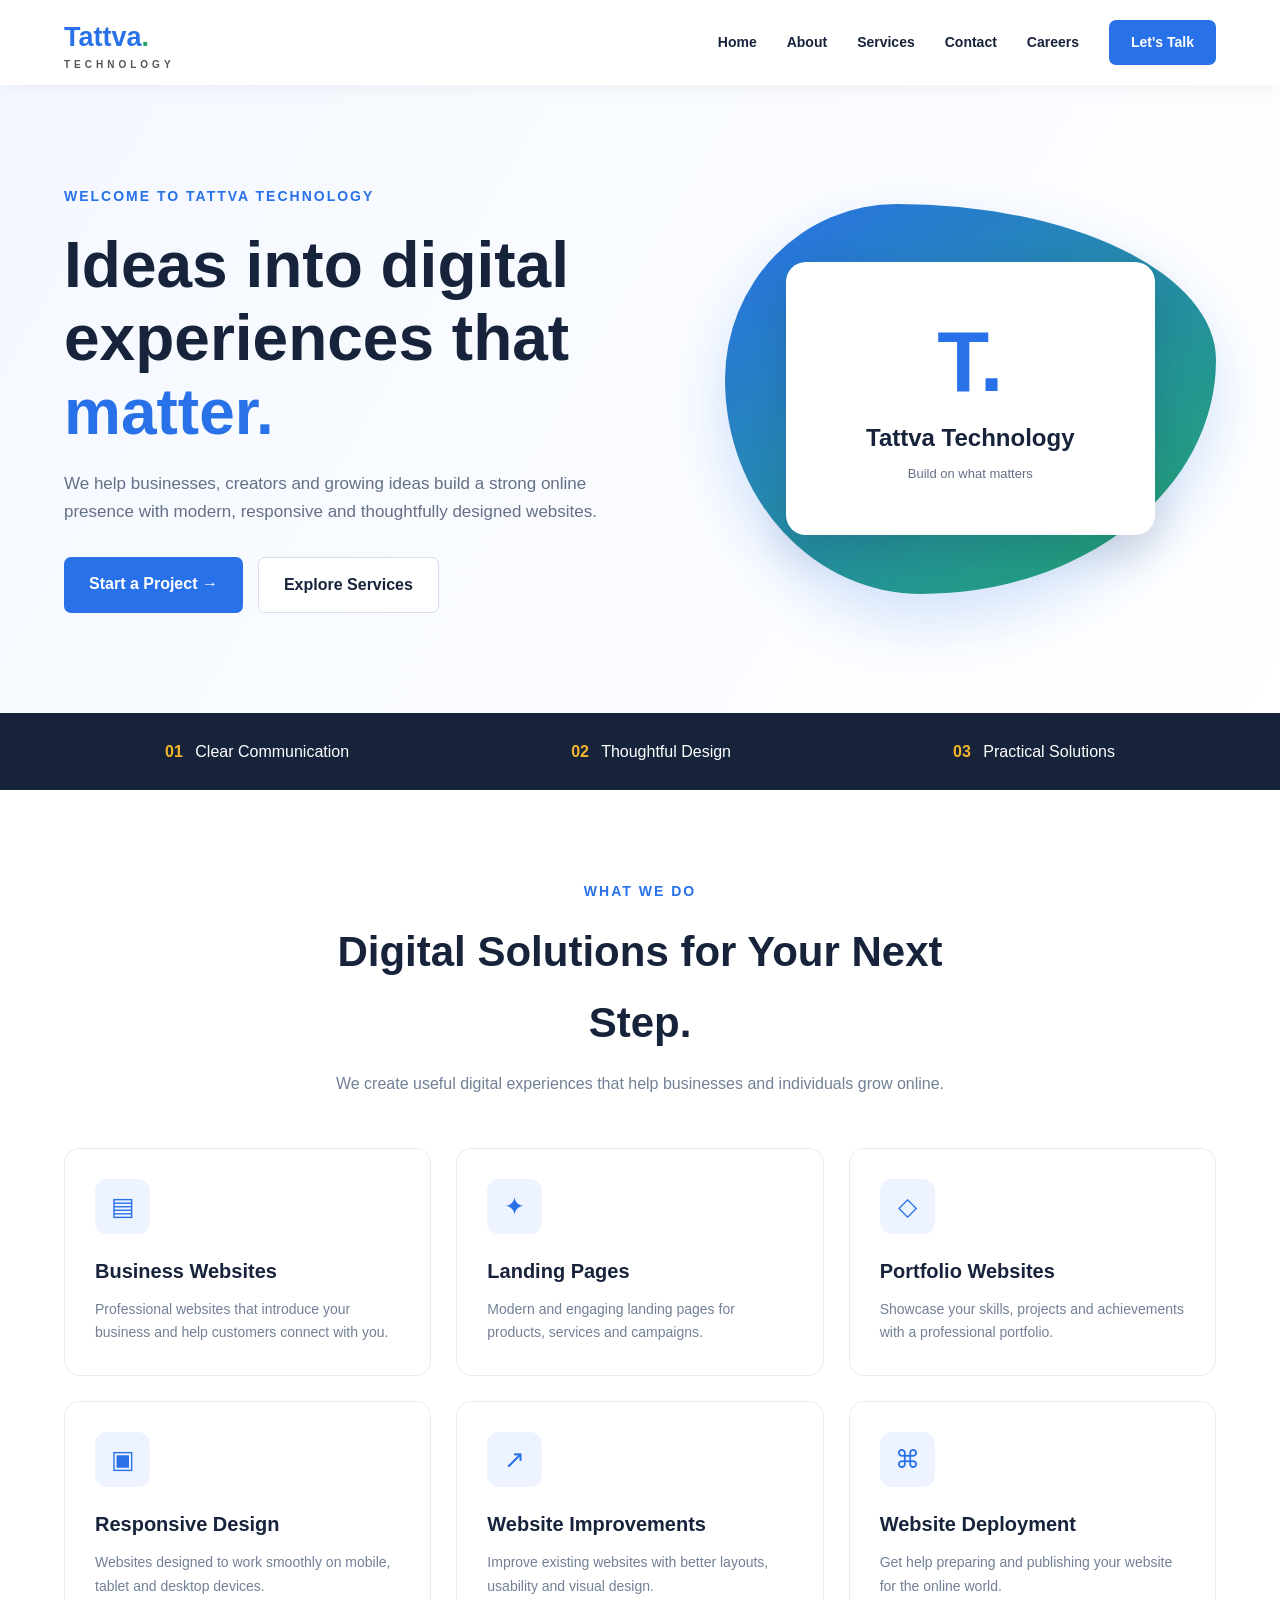
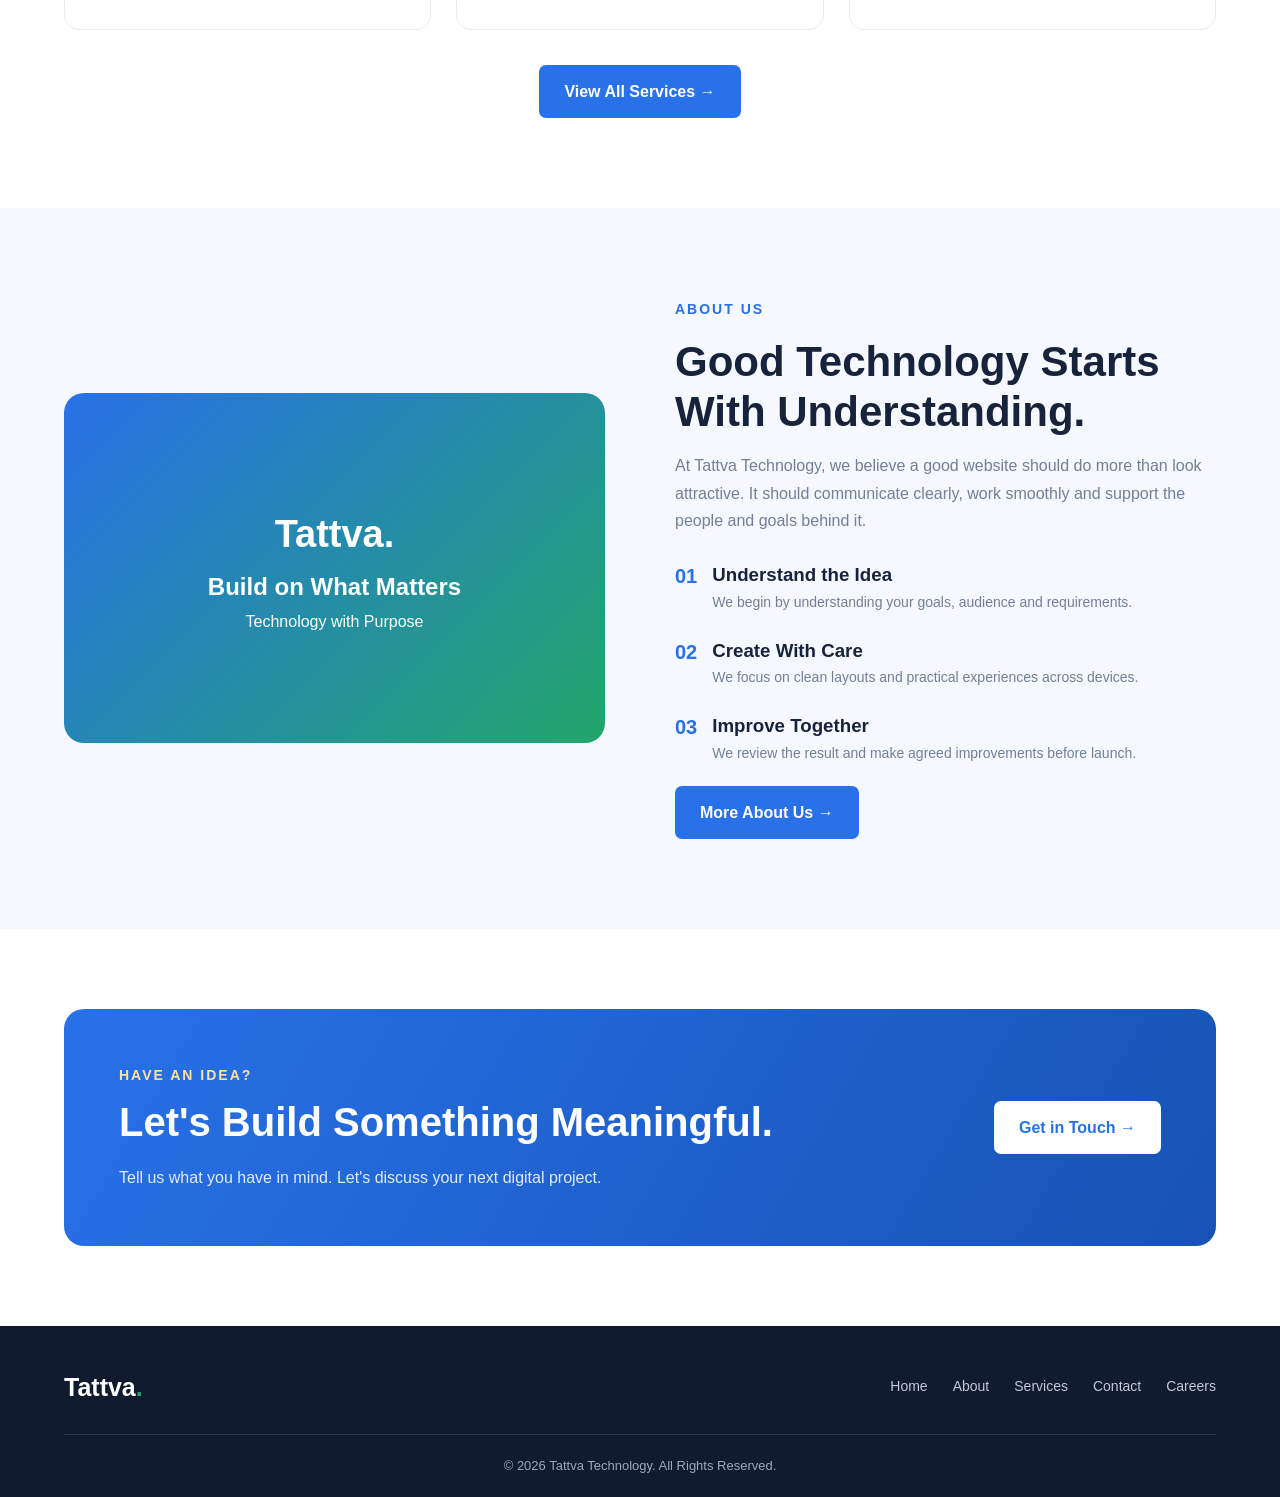
<file: Index.html>
<!DOCTYPE html>
<html lang="en">
<head>
<meta charset="UTF-8">
<meta name="viewport" content="width=device-width, initial-scale=1.0">
<meta name="description" content="Tattva Technology - Building meaningful digital experiences.">
<title>Home | Tattva Technology</title>

<style>
* {
    margin: 0;
    padding: 0;
    box-sizing: border-box;
}

:root {
    --blue: #2871e8;
    --green: #22a66a;
    --yellow: #f4b52c;
    --dark: #17233b;
    --light: #f5f8ff;
}

html {
    scroll-behavior: smooth;
}

body {
    font-family: Arial, Helvetica, sans-serif;
    color: var(--dark);
    line-height: 1.7;
}

a {
    text-decoration: none;
    color: inherit;
}

.container {
    width: 90%;
    max-width: 1200px;
    margin: auto;
}

/* NAVBAR */

header {
    background: white;
    box-shadow: 0 3px 20px rgba(0,0,0,.05);
    position: sticky;
    top: 0;
    z-index: 1000;
}

.navbar {
    min-height: 85px;
    display: flex;
    justify-content: space-between;
    align-items: center;
}

.logo {
    font-size: 27px;
    font-weight: 800;
    color: var(--blue);
}

.logo span {
    color: var(--green);
}

.logo small {
    display: block;
    font-size: 10px;
    letter-spacing: 4px;
    color: #555;
    line-height: 1;
}

.nav-links {
    display: flex;
    align-items: center;
    gap: 30px;
}

.nav-links a {
    font-size: 14px;
    font-weight: 600;
    transition: .3s;
}

.nav-links a:hover {
    color: var(--blue);
}

.nav-links .contact-btn {
    background: var(--blue);
    color: white;
    padding: 11px 22px;
    border-radius: 7px;
}

.menu-toggle {
    display: none;
    font-size: 27px;
    background: none;
    border: none;
    cursor: pointer;
}

/* HERO */

.hero {
    background: linear-gradient(120deg, #f4f8ff, #ffffff);
    padding: 100px 0;
    overflow: hidden;
}

.hero-content {
    display: grid;
    grid-template-columns: 1.1fr .9fr;
    align-items: center;
    gap: 60px;
}

.tag {
    color: var(--blue);
    font-weight: 700;
    font-size: 14px;
    text-transform: uppercase;
    letter-spacing: 2px;
}

.hero h1 {
    font-size: clamp(38px, 5vw, 64px);
    line-height: 1.15;
    margin: 20px 0;
}

.hero h1 span {
    color: var(--blue);
}

.hero p {
    color: #647087;
    font-size: 17px;
    max-width: 550px;
}

.buttons {
    display: flex;
    flex-wrap: wrap;
    gap: 15px;
    margin-top: 30px;
}

.btn {
    display: inline-block;
    padding: 13px 25px;
    border-radius: 7px;
    font-weight: 700;
    transition: .3s;
}

.btn-primary {
    background: var(--blue);
    color: white;
}

.btn-primary:hover {
    background: #1559c9;
    transform: translateY(-3px);
}

.btn-outline {
    border: 1px solid #d6deed;
    background: white;
}

.btn-outline:hover {
    border-color: var(--blue);
    color: var(--blue);
}

.hero-visual {
    min-height: 390px;
    background: linear-gradient(145deg, #2871e8, #22a66a);
    border-radius: 35% 65% 60% 40% / 45% 40% 60% 55%;
    display: flex;
    align-items: center;
    justify-content: center;
    position: relative;
    box-shadow: 0 25px 60px rgba(40,113,232,.2);
}

.visual-card {
    background: white;
    width: 75%;
    padding: 45px 25px;
    border-radius: 20px;
    text-align: center;
    box-shadow: 0 15px 40px rgba(0,0,0,.12);
}

.visual-card .symbol {
    font-size: 85px;
    font-weight: 900;
    color: var(--blue);
    line-height: 1.3;
}

.visual-card h2 {
    color: var(--dark);
}

.visual-card p {
    margin: 5px auto;
    font-size: 13px;
}

/* VALUE STRIP */

.values {
    background: var(--dark);
    color: white;
    padding: 25px 0;
}

.values-content {
    display: flex;
    justify-content: space-around;
    gap: 20px;
    flex-wrap: wrap;
    text-align: center;
}

.values-content span {
    color: var(--yellow);
    margin-right: 8px;
    font-weight: 800;
}

/* COMMON SECTIONS */

section.content-section {
    padding: 90px 0;
}

.section-heading {
    text-align: center;
    max-width: 700px;
    margin: 0 auto 50px;
}

.section-heading h2 {
    font-size: clamp(30px, 4vw, 42px);
    margin: 12px 0;
}

.section-heading p {
    color: #718096;
}

/* SERVICES */

.services {
    background: white;
}

.service-grid {
    display: grid;
    grid-template-columns: repeat(3, 1fr);
    gap: 25px;
}

.service-card {
    border: 1px solid #e8edf5;
    padding: 30px;
    border-radius: 15px;
    transition: .3s;
    background: white;
}

.service-card:hover {
    transform: translateY(-7px);
    box-shadow: 0 15px 35px rgba(0,0,0,.07);
    border-color: #c9dcff;
}

.service-icon {
    width: 55px;
    height: 55px;
    background: #edf4ff;
    color: var(--blue);
    display: grid;
    place-items: center;
    font-size: 25px;
    border-radius: 12px;
    margin-bottom: 20px;
}

.service-card h3 {
    margin-bottom: 10px;
    font-size: 20px;
}

.service-card p {
    color: #718096;
    font-size: 14px;
}

/* ABOUT */

.about {
    background: var(--light);
}

.about-grid {
    display: grid;
    grid-template-columns: 1fr 1fr;
    align-items: center;
    gap: 70px;
}

.about-art {
    min-height: 350px;
    border-radius: 20px;
    background: linear-gradient(135deg, #2871e8, #22a66a);
    display: grid;
    place-items: center;
    color: white;
    text-align: center;
    padding: 30px;
}

.about-art strong {
    font-size: 38px;
}

.about-text h2 {
    font-size: clamp(30px, 4vw, 42px);
    line-height: 1.2;
    margin: 15px 0;
}

.about-text > p {
    color: #718096;
    margin-bottom: 25px;
}

.about-point {
    display: flex;
    gap: 15px;
    margin: 20px 0;
}

.about-point strong {
    color: var(--blue);
    font-size: 20px;
}

.about-point p {
    color: #718096;
    font-size: 14px;
}

/* CONTACT */

.contact {
    padding: 80px 0;
}

.contact-box {
    background: linear-gradient(120deg, #2871e8, #1753b5);
    color: white;
    padding: 55px;
    border-radius: 20px;
    display: flex;
    justify-content: space-between;
    align-items: center;
    gap: 25px;
}

.contact-box h2 {
    font-size: clamp(27px, 4vw, 40px);
}

.contact-box p {
    color: #e2ebff;
    margin-top: 8px;
}

.btn-white {
    background: white;
    color: var(--blue);
    white-space: nowrap;
}

/* FOOTER */

footer {
    background: #101b30;
    color: white;
    padding: 40px 0 20px;
}

.footer-top {
    display: flex;
    justify-content: space-between;
    align-items: center;
    flex-wrap: wrap;
    gap: 20px;
    padding-bottom: 25px;
}

.footer-logo {
    font-size: 25px;
    font-weight: 800;
    color: white;
}

.footer-logo span {
    color: var(--green);
}

.footer-links {
    display: flex;
    gap: 25px;
    flex-wrap: wrap;
}

.footer-links a {
    color: #c1c9d8;
    font-size: 14px;
}

.footer-links a:hover {
    color: white;
}

.copyright {
    text-align: center;
    border-top: 1px solid #29364c;
    padding-top: 20px;
    color: #9ca9bc;
    font-size: 13px;
}

/* RESPONSIVE */

@media (max-width: 900px) {
    .hero-content,
    .about-grid {
        grid-template-columns: 1fr;
    }

    .hero-visual {
        min-height: 330px;
    }

    .service-grid {
        grid-template-columns: repeat(2, 1fr);
    }

    .contact-box {
        flex-direction: column;
        align-items: flex-start;
    }
}

@media (max-width: 700px) {
    .navbar {
        min-height: 72px;
    }

    .menu-toggle {
        display: block;
    }

    .nav-links {
        display: none;
        position: absolute;
        top: 72px;
        left: 0;
        width: 100%;
        background: white;
        flex-direction: column;
        align-items: stretch;
        gap: 0;
        padding: 10px 5% 20px;
        box-shadow: 0 10px 15px rgba(0,0,0,.08);
    }

    .nav-links.active {
        display: flex;
    }

    .nav-links a {
        padding: 12px;
    }

    .nav-links .contact-btn {
        text-align: center;
        margin-top: 10px;
    }

    .hero {
        padding: 65px 0;
    }

    .hero-content {
        gap: 40px;
    }

    .hero-visual {
        min-height: 280px;
    }

    .service-grid {
        grid-template-columns: 1fr;
    }

    section.content-section {
        padding: 65px 0;
    }

    .contact-box {
        padding: 35px 25px;
    }

    .footer-top {
        flex-direction: column;
        align-items: flex-start;
    }
}
</style>
</head>

<body>

<!-- NAVBAR -->
<header>
    <div class="container navbar">
        <a href="index.html" class="logo">
            Tattva<span>.</span>
            <small>TECHNOLOGY</small>
        </a>

        <button class="menu-toggle" id="menuToggle"
                aria-label="Toggle navigation"
                aria-expanded="false">☰</button>

        <nav class="nav-links" id="navLinks">
            <a href="index.html">Home</a>
            <a href="about.html">About</a>
            <a href="services.html">Services</a>
            <a href="contact.html">Contact</a>
            <a href="careers.html">Careers</a>
            <a href="contact.html" class="contact-btn">Let's Talk</a>
        </nav>
    </div>
</header>

<!-- HERO SECTION -->
<section class="hero">
    <div class="container hero-content">

        <div>
            <div class="tag">Welcome to Tattva Technology</div>

            <h1>
                Ideas into digital experiences that
                <span>matter.</span>
            </h1>

            <p>
                We help businesses, creators and growing ideas build
                a strong online presence with modern, responsive and
                thoughtfully designed websites.
            </p>

            <div class="buttons">
                <a href="contact.html" class="btn btn-primary">
                    Start a Project →
                </a>

                <a href="services.html" class="btn btn-outline">
                    Explore Services
                </a>
            </div>
        </div>

        <div class="hero-visual">
            <div class="visual-card">
                <div class="symbol">T.</div>
                <h2>Tattva Technology</h2>
                <p>Build on what matters</p>
            </div>
        </div>

    </div>
</section>

<!-- VALUES -->
<section class="values">
    <div class="container values-content">
        <div><span>01</span> Clear Communication</div>
        <div><span>02</span> Thoughtful Design</div>
        <div><span>03</span> Practical Solutions</div>
    </div>
</section>

<!-- SERVICES -->
<section class="content-section services">
    <div class="container">

        <div class="section-heading">
            <div class="tag">What We Do</div>
            <h2>Digital Solutions for Your Next Step.</h2>
            <p>
                We create useful digital experiences that help
                businesses and individuals grow online.
            </p>
        </div>

        <div class="service-grid">

            <div class="service-card">
                <div class="service-icon">▤</div>
                <h3>Business Websites</h3>
                <p>
                    Professional websites that introduce your
                    business and help customers connect with you.
                </p>
            </div>

            <div class="service-card">
                <div class="service-icon">✦</div>
                <h3>Landing Pages</h3>
                <p>
                    Modern and engaging landing pages for products,
                    services and campaigns.
                </p>
            </div>

            <div class="service-card">
                <div class="service-icon">◇</div>
                <h3>Portfolio Websites</h3>
                <p>
                    Showcase your skills, projects and achievements
                    with a professional portfolio.
                </p>
            </div>

            <div class="service-card">
                <div class="service-icon">▣</div>
                <h3>Responsive Design</h3>
                <p>
                    Websites designed to work smoothly on mobile,
                    tablet and desktop devices.
                </p>
            </div>

            <div class="service-card">
                <div class="service-icon">↗</div>
                <h3>Website Improvements</h3>
                <p>
                    Improve existing websites with better layouts,
                    usability and visual design.
                </p>
            </div>

            <div class="service-card">
                <div class="service-icon">⌘</div>
                <h3>Website Deployment</h3>
                <p>
                    Get help preparing and publishing your website
                    for the online world.
                </p>
            </div>

        </div>

        <div style="text-align:center; margin-top:35px;">
            <a href="services.html" class="btn btn-primary">
                View All Services →
            </a>
        </div>

    </div>
</section>

<!-- ABOUT -->
<section class="content-section about">
    <div class="container about-grid">

        <div class="about-art">
            <div>
                <strong>Tattva.</strong>
                <h2>Build on What Matters</h2>
                <p>Technology with Purpose</p>
            </div>
        </div>

        <div class="about-text">

            <div class="tag">About Us</div>

            <h2>
                Good Technology Starts With Understanding.
            </h2>

            <p>
                At Tattva Technology, we believe a good website
                should do more than look attractive. It should
                communicate clearly, work smoothly and support
                the people and goals behind it.
            </p>

            <div class="about-point">
                <strong>01</strong>
                <div>
                    <h3>Understand the Idea</h3>
                    <p>
                        We begin by understanding your goals,
                        audience and requirements.
                    </p>
                </div>
            </div>

            <div class="about-point">
                <strong>02</strong>
                <div>
                    <h3>Create With Care</h3>
                    <p>
                        We focus on clean layouts and practical
                        experiences across devices.
                    </p>
                </div>
            </div>

            <div class="about-point">
                <strong>03</strong>
                <div>
                    <h3>Improve Together</h3>
                    <p>
                        We review the result and make agreed
                        improvements before launch.
                    </p>
                </div>
            </div>

            <a href="about.html" class="btn btn-primary">
                More About Us →
            </a>

        </div>
    </div>
</section>

<!-- CONTACT -->
<section class="contact">
    <div class="container">
        <div class="contact-box">

            <div>
                <div class="tag" style="color:#ffe29b;">
                    Have an Idea?
                </div>

                <h2>Let's Build Something Meaningful.</h2>

                <p>
                    Tell us what you have in mind.
                    Let's discuss your next digital project.
                </p>
            </div>

            <a href="contact.html" class="btn btn-white">
                Get in Touch →
            </a>

        </div>
    </div>
</section>

<!-- FOOTER -->
<footer>
    <div class="container">

        <div class="footer-top">

            <a href="index.html" class="footer-logo">
                Tattva<span>.</span>
            </a>

            <div class="footer-links">
                <a href="index.html">Home</a>
                <a href="about.html">About</a>
                <a href="services.html">Services</a>
                <a href="contact.html">Contact</a>
                <a href="careers.html">Careers</a>
            </div>

        </div>

        <div class="copyright">
            © <span id="year"></span> Tattva Technology.
            All Rights Reserved.
        </div>

    </div>
</footer>

<script>
const menuToggle = document.getElementById("menuToggle");
const navLinks = document.getElementById("navLinks");

menuToggle.addEventListener("click", function () {
    const isOpen = navLinks.classList.toggle("active");
    menuToggle.setAttribute("aria-expanded", isOpen);
    menuToggle.textContent = isOpen ? "✕" : "☰";
});

navLinks.querySelectorAll("a").forEach(function(link) {
    link.addEventListener("click", function() {
        navLinks.classList.remove("active");
        menuToggle.setAttribute("aria-expanded", "false");
        menuToggle.textContent = "☰";
    });
});

document.getElementById("year").textContent =
    new Date().getFullYear();
</script>

</body>
</html>
</file>
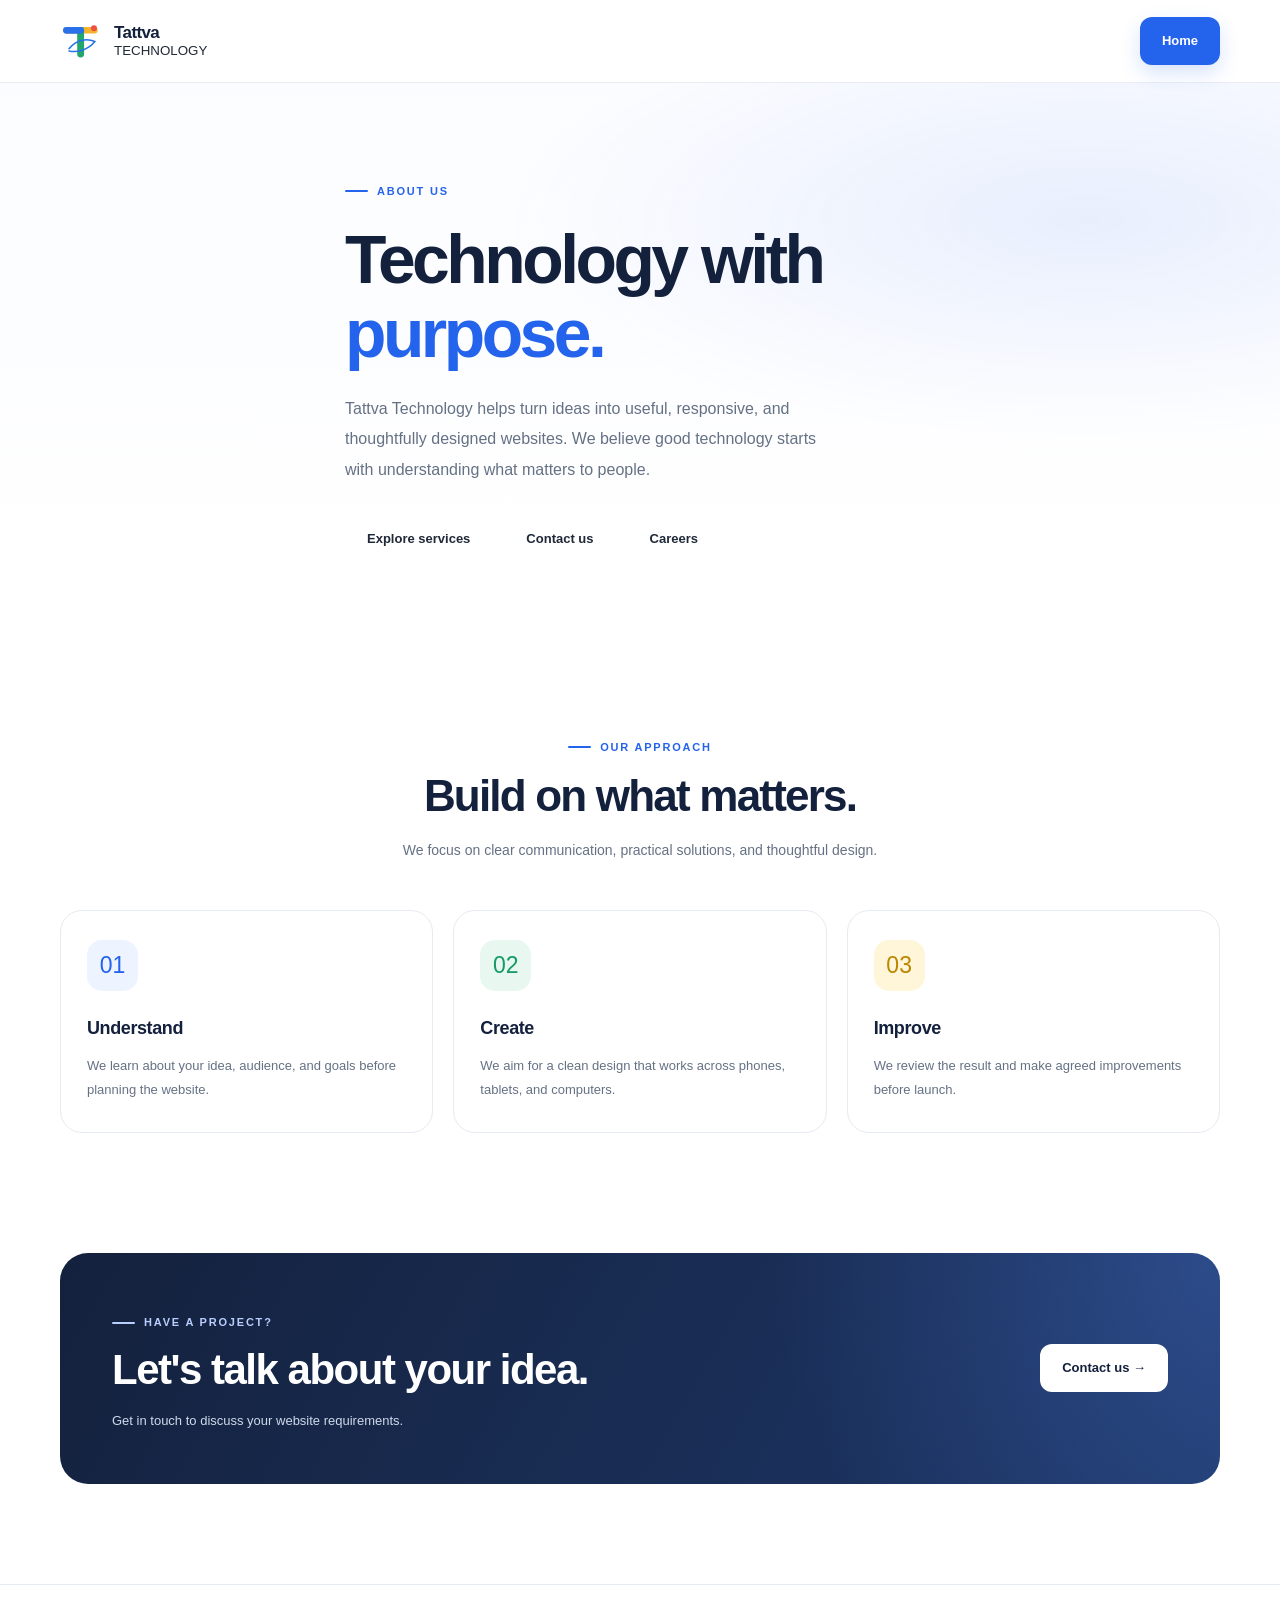
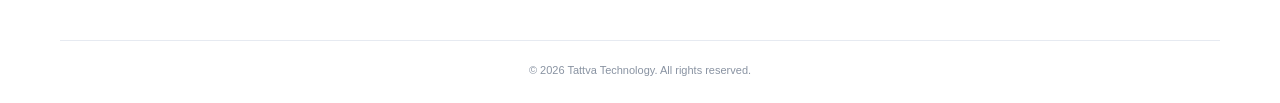
<file: about.html>
<!DOCTYPE html>
<html lang="en">
<head>
  <meta charset="UTF-8">
  <meta name="viewport" content="width=device-width, initial-scale=1.0">
  <title>About | Tattva Technology</title>
  <link rel="stylesheet" href="./css/style.css">
  <script defer src="https://cdn.vercel-insights.com/v1/script.js"></script>
</head>
<body>

  <header class="header">
    <div class="container nav">
      
 <a class="brand" href="#home" aria-label="Tattva Technology home">
        <svg class="logo" viewBox="0 0 100 100" aria-hidden="true">
          <path d="M15 24H80" stroke="#F4B52C" stroke-width="15" stroke-linecap="round"/>
          <path d="M48 24V79" stroke="#22A66A" stroke-width="16" stroke-linecap="round"/>
          <path d="M15 24H48" stroke="#2871E8" stroke-width="16" stroke-linecap="round"/>
          <path d="M21 67C38 44 64 42 81 50C67 68 42 77 21 72" fill="none" stroke="#2871E8" stroke-width="3.5" stroke-linecap="round"/>
          <circle cx="79" cy="19" r="7" fill="#ED5145"/>
        </svg>
        <span class="brand-text">
          <strong>Tattva</strong>
          <small>TECHNOLOGY</small>
        </span>
      </a>


      <a class="button button-blue" href="./index.html">Home</a>
    </div>
  </header>

  <main>
    <section class="hero">
      <div class="container hero-copy">
        <div class="eyebrow">About us</div>
        <h1>Technology with <span>purpose.</span></h1>
        <p>
          Tattva Technology helps turn ideas into useful,
          responsive, and thoughtfully designed websites.
          We believe good technology starts with understanding
          what matters to people.
        </p>
        <div class="actions">
         <div class="hero-actions">
  <a href="./services.html" class="button">Explore services</a>
  <a href="./contact.html" class="button button-outline">Contact us</a>
  <a href="./careers.html" class="button button-outline">Careers</a>
</div>
        </div>
      </div>
    </section>

    <section class="section">
      <div class="container">
        <div class="section-heading">
          <div class="eyebrow">Our approach</div>
          <h2>Build on what matters.</h2>
          <p>We focus on clear communication, practical solutions, and thoughtful design.</p>
        </div>

        <div class="service-grid">
          <article class="service-card">
            <div class="service-icon">01</div>
            <h3>Understand</h3>
            <p>We learn about your idea, audience, and goals before planning the website.</p>
          </article>
          <article class="service-card">
            <div class="service-icon">02</div>
            <h3>Create</h3>
            <p>We aim for a clean design that works across phones, tablets, and computers.</p>
          </article>
          <article class="service-card">
            <div class="service-icon">03</div>
            <h3>Improve</h3>
            <p>We review the result and make agreed improvements before launch.</p>
          </article>
        </div>
      </div>
    </section>

    <section class="contact-section">
      <div class="container">
        <div class="contact-panel">
          <div>
            <div class="eyebrow">Have a project?</div>
            <h2>Let's talk about your idea.</h2>
            <p>Get in touch to discuss your website requirements.</p>
          </div>
          <a class="button button-white" href="./contact.html">Contact us →</a>
        </div>
      </div>
    </section>
  </main>

  <footer class="footer">
    <div class="container">
      <p class="copyright">
        © 2026 Tattva Technology. All rights reserved.
      </p>
    </div>
  </footer>

</body>
</html>
</file>
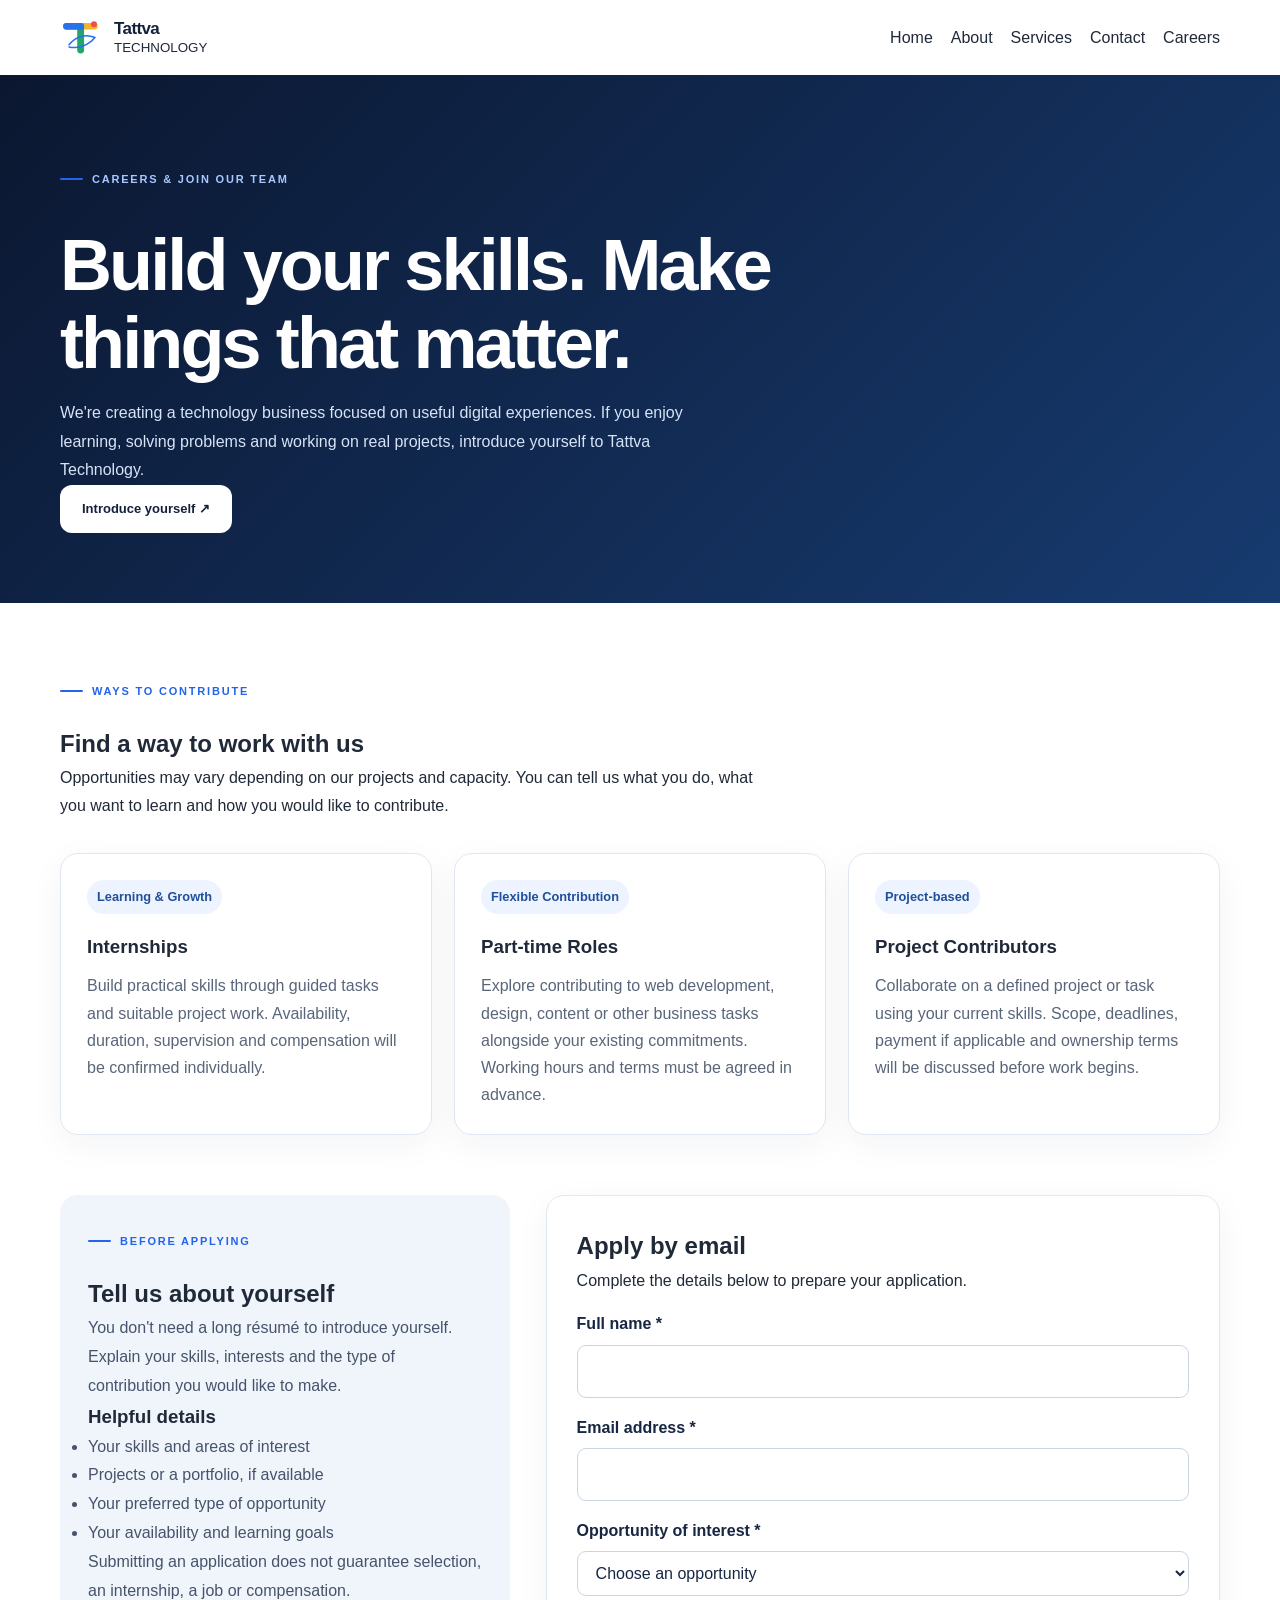
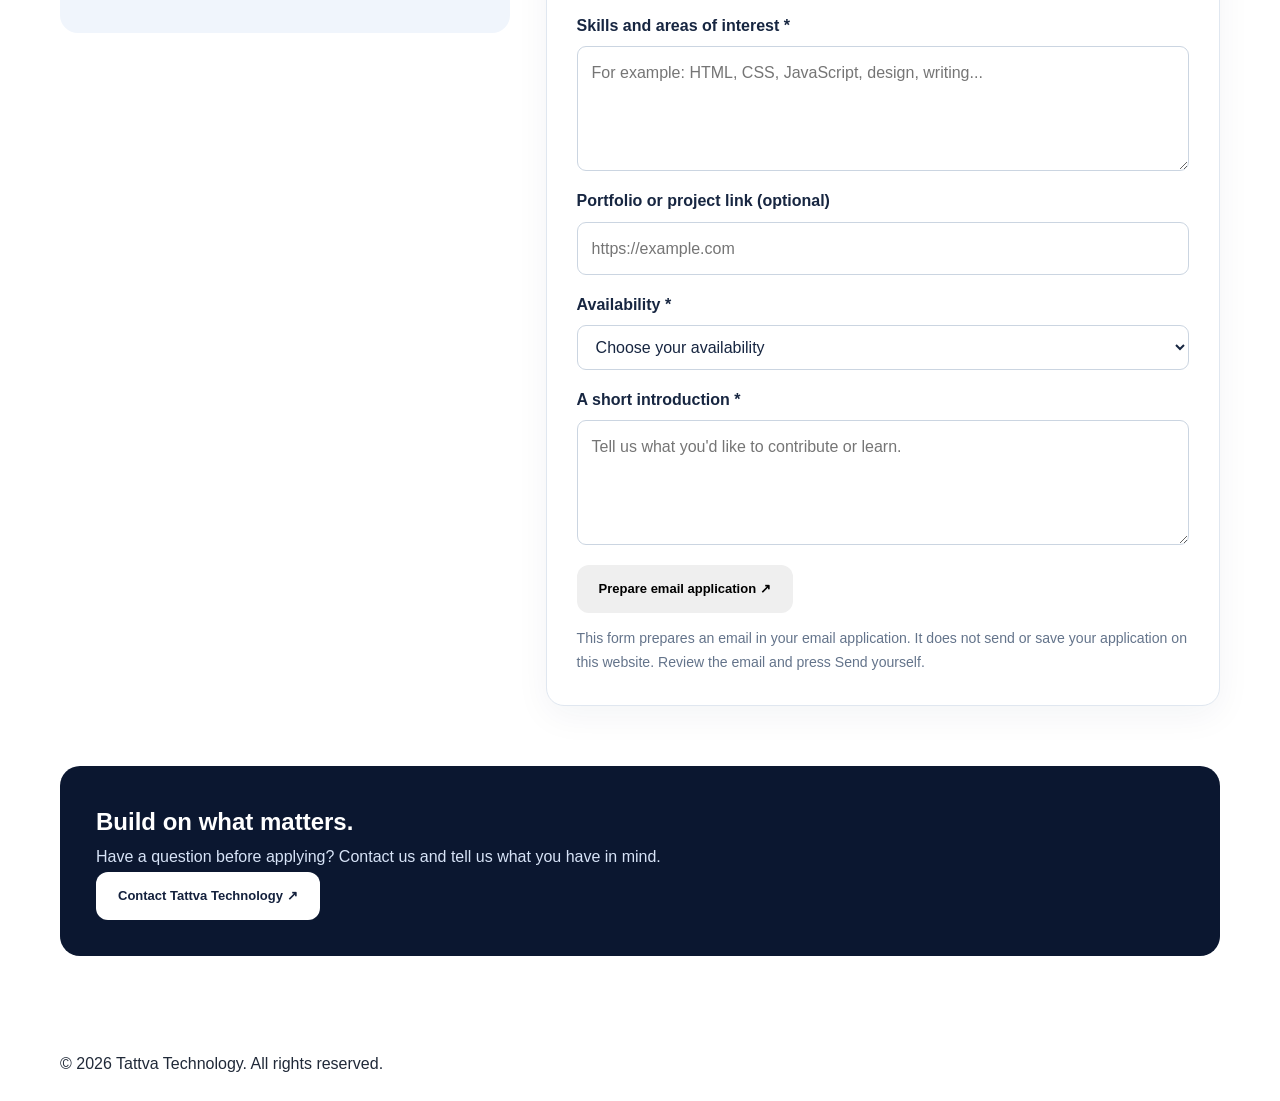
<file: careers.html>
<!DOCTYPE html>
<html lang="en">
<head>
  <meta charset="UTF-8">
  <meta name="viewport" content="width=device-width, initial-scale=1.0">
  <meta name="theme-color" content="#0b1730">
  <meta name="description" content="Explore internships, part-time opportunities and project-based roles with Tattva Technology.">
  <title>Careers & Join Our Team | Tattva Technology</title>
  <link rel="stylesheet" href="./css/style.css">

  <style>
    .careers-hero {
      padding: 86px 0 70px;
      color: #fff;
      background: linear-gradient(135deg, #0b1730, #173b70);
    }

    .careers-hero .eyebrow {
      color: #a9c8ff;
    }

    .careers-hero h1 {
      max-width: 780px;
      margin: 16px 0;
      font-size: clamp(2.5rem, 6vw, 4.5rem);
      line-height: 1.08;
      letter-spacing: -0.04em;
    }

    .careers-hero p {
      max-width: 650px;
      color: #d7e3f7;
      line-height: 1.8;
    }

    .careers-content {
      padding: 70px 0;
    }

    .careers-intro {
      max-width: 720px;
      margin-bottom: 34px;
    }

    .opportunity-grid {
      display: grid;
      grid-template-columns: repeat(3, minmax(0, 1fr));
      gap: 22px;
      margin: 30px 0 60px;
    }

    .opportunity-card {
      padding: 26px;
      border: 1px solid #e0e7f0;
      border-radius: 18px;
      background: #fff;
      box-shadow: 0 10px 35px rgba(14, 35, 70, 0.05);
    }

    .opportunity-card .role-label {
      display: inline-block;
      padding: 6px 10px;
      border-radius: 20px;
      background: #edf3ff;
      color: #204f9b;
      font-size: 0.8rem;
      font-weight: 700;
    }

    .opportunity-card h3 {
      margin: 17px 0 10px;
    }

    .opportunity-card p {
      line-height: 1.7;
      color: #596579;
    }

    .application-layout {
      display: grid;
      grid-template-columns: 0.8fr 1.2fr;
      gap: 36px;
      align-items: start;
    }

    .application-note {
      padding: 28px;
      border-radius: 18px;
      background: #f0f5fc;
    }

    .application-note p,
    .application-note li {
      color: #46536a;
      line-height: 1.8;
    }

    .application-form {
      padding: 30px;
      border: 1px solid #e0e7f0;
      border-radius: 18px;
      background: #fff;
      box-shadow: 0 10px 35px rgba(14, 35, 70, 0.05);
    }

    .application-form label {
      display: block;
      margin: 16px 0 7px;
      font-weight: 600;
      color: #172641;
    }

    .application-form input,
    .application-form select,
    .application-form textarea {
      display: block;
      width: 100%;
      min-width: 0;
      padding: 12px 14px;
      border: 1px solid #cbd5e1;
      border-radius: 9px;
      background: #fff;
      color: #172641;
      font: inherit;
    }

    .application-form input:focus,
    .application-form select:focus,
    .application-form textarea:focus {
      outline: 2px solid #8bb5ff;
      outline-offset: 2px;
    }

    .application-form textarea {
      min-height: 125px;
      resize: vertical;
    }

    .application-form .button {
      margin-top: 20px;
      cursor: pointer;
    }

    .application-disclaimer {
      margin-top: 14px;
      color: #64748b;
      font-size: 0.88rem;
      line-height: 1.7;
    }

    .careers-cta {
      margin-top: 60px;
      padding: 36px;
      border-radius: 20px;
      background: #0b1730;
      color: #fff;
    }

    .careers-cta p {
      color: #d7e3f7;
      line-height: 1.8;
    }

    @media (max-width: 800px) {
      .opportunity-grid {
        grid-template-columns: 1fr;
      }

      .application-layout {
        grid-template-columns: 1fr;
      }

      .careers-hero {
        padding: 60px 0 48px;
      }

      .application-form {
        padding: 22px;
      }
    }
  </style>
  <script defer src="https://cdn.vercel-insights.com/v1/script.js"></script>
</head>

<body>
  <!-- IMPORTANT:
       Copy your exact original logo/brand element from index.html
       into the header below. Do not replace your original logo. -->

  <header class="site-header">
    <div class="container">
      <nav aria-label="Main navigation"
           style="display:flex;align-items:center;justify-content:space-between;gap:20px;flex-wrap:wrap;padding:16px 0;">
<a class="brand" href="#home" aria-label="Tattva Technology home">
        <svg class="logo" viewBox="0 0 100 100" aria-hidden="true">
          <path d="M15 24H80" stroke="#F4B52C" stroke-width="15" stroke-linecap="round"/>
          <path d="M48 24V79" stroke="#22A66A" stroke-width="16" stroke-linecap="round"/>
          <path d="M15 24H48" stroke="#2871E8" stroke-width="16" stroke-linecap="round"/>
          <path d="M21 67C38 44 64 42 81 50C67 68 42 77 21 72" fill="none" stroke="#2871E8" stroke-width="3.5" stroke-linecap="round"/>
          <circle cx="79" cy="19" r="7" fill="#ED5145"/>
        </svg>
        <span class="brand-text">
          <strong>Tattva</strong>
          <small>TECHNOLOGY</small>
        </span>
      </a>

        <div style="display:flex;align-items:center;gap:18px;flex-wrap:wrap;">
          <a href="./index.html">Home</a>
          <a href="./about.html">About</a>
          <a href="./services.html">Services</a>
          <a href="./contact.html">Contact</a>
          <a href="./careers.html" aria-current="page">Careers</a>
        </div>
      </nav>
    </div>
  </header>

  <main>
    <section class="careers-hero">
      <div class="container">
        <span class="eyebrow">Careers &amp; Join Our Team</span>
        <h1>Build your skills. Make things that matter.</h1>
        <p>
          We're creating a technology business focused on useful digital
          experiences. If you enjoy learning, solving problems and working
          on real projects, introduce yourself to Tattva Technology.
        </p>
        <a class="button button-white" href="#application">
          Introduce yourself ↗
        </a>
      </div>
    </section>

    <section class="careers-content">
      <div class="container">
        <div class="careers-intro">
          <span class="eyebrow">Ways to contribute</span>
          <h2>Find a way to work with us</h2>
          <p>
            Opportunities may vary depending on our projects and capacity.
            You can tell us what you do, what you want to learn and how
            you would like to contribute.
          </p>
        </div>

        <div class="opportunity-grid">
          <article class="opportunity-card">
            <span class="role-label">Learning &amp; Growth</span>
            <h3>Internships</h3>
            <p>
              Build practical skills through guided tasks and suitable
              project work. Availability, duration, supervision and
              compensation will be confirmed individually.
            </p>
          </article>

          <article class="opportunity-card">
            <span class="role-label">Flexible Contribution</span>
            <h3>Part-time Roles</h3>
            <p>
              Explore contributing to web development, design, content
              or other business tasks alongside your existing commitments.
              Working hours and terms must be agreed in advance.
            </p>
          </article>

          <article class="opportunity-card">
            <span class="role-label">Project-based</span>
            <h3>Project Contributors</h3>
            <p>
              Collaborate on a defined project or task using your current
              skills. Scope, deadlines, payment if applicable and ownership
              terms will be discussed before work begins.
            </p>
          </article>
        </div>

        <div class="application-layout" id="application">
          <aside class="application-note">
            <span class="eyebrow">Before applying</span>
            <h2>Tell us about yourself</h2>
            <p>
              You don't need a long résumé to introduce yourself. Explain
              your skills, interests and the type of contribution you
              would like to make.
            </p>

            <h3>Helpful details</h3>
            <ul>
              <li>Your skills and areas of interest</li>
              <li>Projects or a portfolio, if available</li>
              <li>Your preferred type of opportunity</li>
              <li>Your availability and learning goals</li>
            </ul>

            <p>
              Submitting an application does not guarantee selection,
              an internship, a job or compensation.
            </p>
          </aside>

          <form class="application-form" id="careerForm">
            <h2>Apply by email</h2>
            <p>Complete the details below to prepare your application.</p>

            <label for="applicantName">Full name *</label>
            <input id="applicantName" name="name"
                   type="text" autocomplete="name" maxlength="100"
                   required>

            <label for="applicantEmail">Email address *</label>
            <input id="applicantEmail" name="email"
                   type="email" autocomplete="email" maxlength="254"
                   required>

            <label for="opportunity">Opportunity of interest *</label>
            <select id="opportunity" name="opportunity" required>
              <option value="">Choose an opportunity</option>
              <option>Internship</option>
              <option>Part-time role</option>
              <option>Project-based contribution</option>
              <option>Future opportunities</option>
            </select>

            <label for="skills">Skills and areas of interest *</label>
            <textarea id="skills" name="skills" maxlength="3000"
                      placeholder="For example: HTML, CSS, JavaScript, design, writing..."
                      required></textarea>

            <label for="portfolio">Portfolio or project link (optional)</label>
            <input id="portfolio" name="portfolio" type="url"
                   maxlength="500"
                   placeholder="https://example.com">

            <label for="availability">Availability *</label>
            <select id="availability" name="availability" required>
              <option value="">Choose your availability</option>
              <option>Part-time</option>
              <option>Project-based</option>
              <option>Flexible / to be discussed</option>
            </select>

            <label for="message">A short introduction *</label>
            <textarea id="message" name="message" maxlength="3000"
                      placeholder="Tell us what you'd like to contribute or learn."
                      required></textarea>

            <button class="button" type="submit">
              Prepare email application ↗
            </button>

            <p class="application-disclaimer">
              This form prepares an email in your email application.
              It does not send or save your application on this website.
              Review the email and press Send yourself.
            </p>

            <p id="formStatus" role="status" aria-live="polite"></p>
          </form>
        </div>

        <section class="careers-cta">
          <h2>Build on what matters.</h2>
          <p>
            Have a question before applying? Contact us and tell us
            what you have in mind.
          </p>
          <a class="button button-white" href="./contact.html">
            Contact Tattva Technology ↗
          </a>
        </section>
      </div>
    </section>
  </main>

  <footer>
    <div class="container" style="padding:24px 0;">
      <p>&copy; <span id="currentYear"></span> Tattva Technology. All rights reserved.</p>
    </div>
  </footer>

  <script>
  // Tattva Technology Careers Email
  const CAREERS_EMAIL = "parshwap2009@gmail.com";

  // Update the copyright year, if this element exists.
  const yearElement = document.getElementById("currentYear");

  if (yearElement) {
    yearElement.textContent = new Date().getFullYear();
  }

  // Get the careers form and status message.
  const careerForm = document.getElementById("careerForm");
  const formStatus = document.getElementById("formStatus");

  if (careerForm) {
    careerForm.addEventListener("submit", function (event) {
      event.preventDefault();

      // Check required fields and built-in HTML validation.
      if (!careerForm.reportValidity()) {
        return;
      }

      const formData = new FormData(careerForm);

      // Read form values safely.
      const getValue = function (key) {
        return String(formData.get(key) || "").trim();
      };

      const fullName =
        getValue("name") ||
        getValue("full_name");

      const applicantEmail =
        getValue("email");

      const opportunity =
        getValue("opportunity");

      const skills =
        getValue("skills");

      const portfolio =
        getValue("portfolio");

      const availability =
        getValue("availability");

      const introduction =
        getValue("message") ||
        getValue("introduction");

      // Create the email subject.
      const subject =
        "Tattva Technology Job Application - " +
        (opportunity || "General Application");

      // Create the email body.
      const body = [
        "TATTVA TECHNOLOGY",
        "CAREERS / JOB APPLICATION",
        "",
        "Full name: " + (fullName || "Not provided"),
        "Applicant email: " + (applicantEmail || "Not provided"),
        "Opportunity: " + (opportunity || "Not provided"),
        "",
        "Skills and interests:",
        skills || "Not provided",
        "",
        "Portfolio / project link:",
        portfolio || "Not provided",
        "",
        "Availability:",
        availability || "Not provided",
        "",
        "Introduction:",
        introduction || "Not provided",
        "",
        "------------------------------",
        "This application was prepared through the Tattva Technology careers website."
      ].join("\n");

      // Prepare the email without sending it automatically.
      const mailtoLink =
        "mailto:" +
        CAREERS_EMAIL +
        "?subject=" +
        encodeURIComponent(subject) +
        "&body=" +
        encodeURIComponent(body);

      // Inform the applicant.
      if (formStatus) {
        formStatus.textContent =
          "Your application email is prepared. Check the recipient and details in your email app, then press Send.";
      }

      // Open the device's configured email application.
      window.location.href = mailtoLink;
    });
  } else {
    console.error(
      'Careers form not found. Check that your form has id="careerForm".'
    );
  }
</script>
  
</body>
</html>
</file>
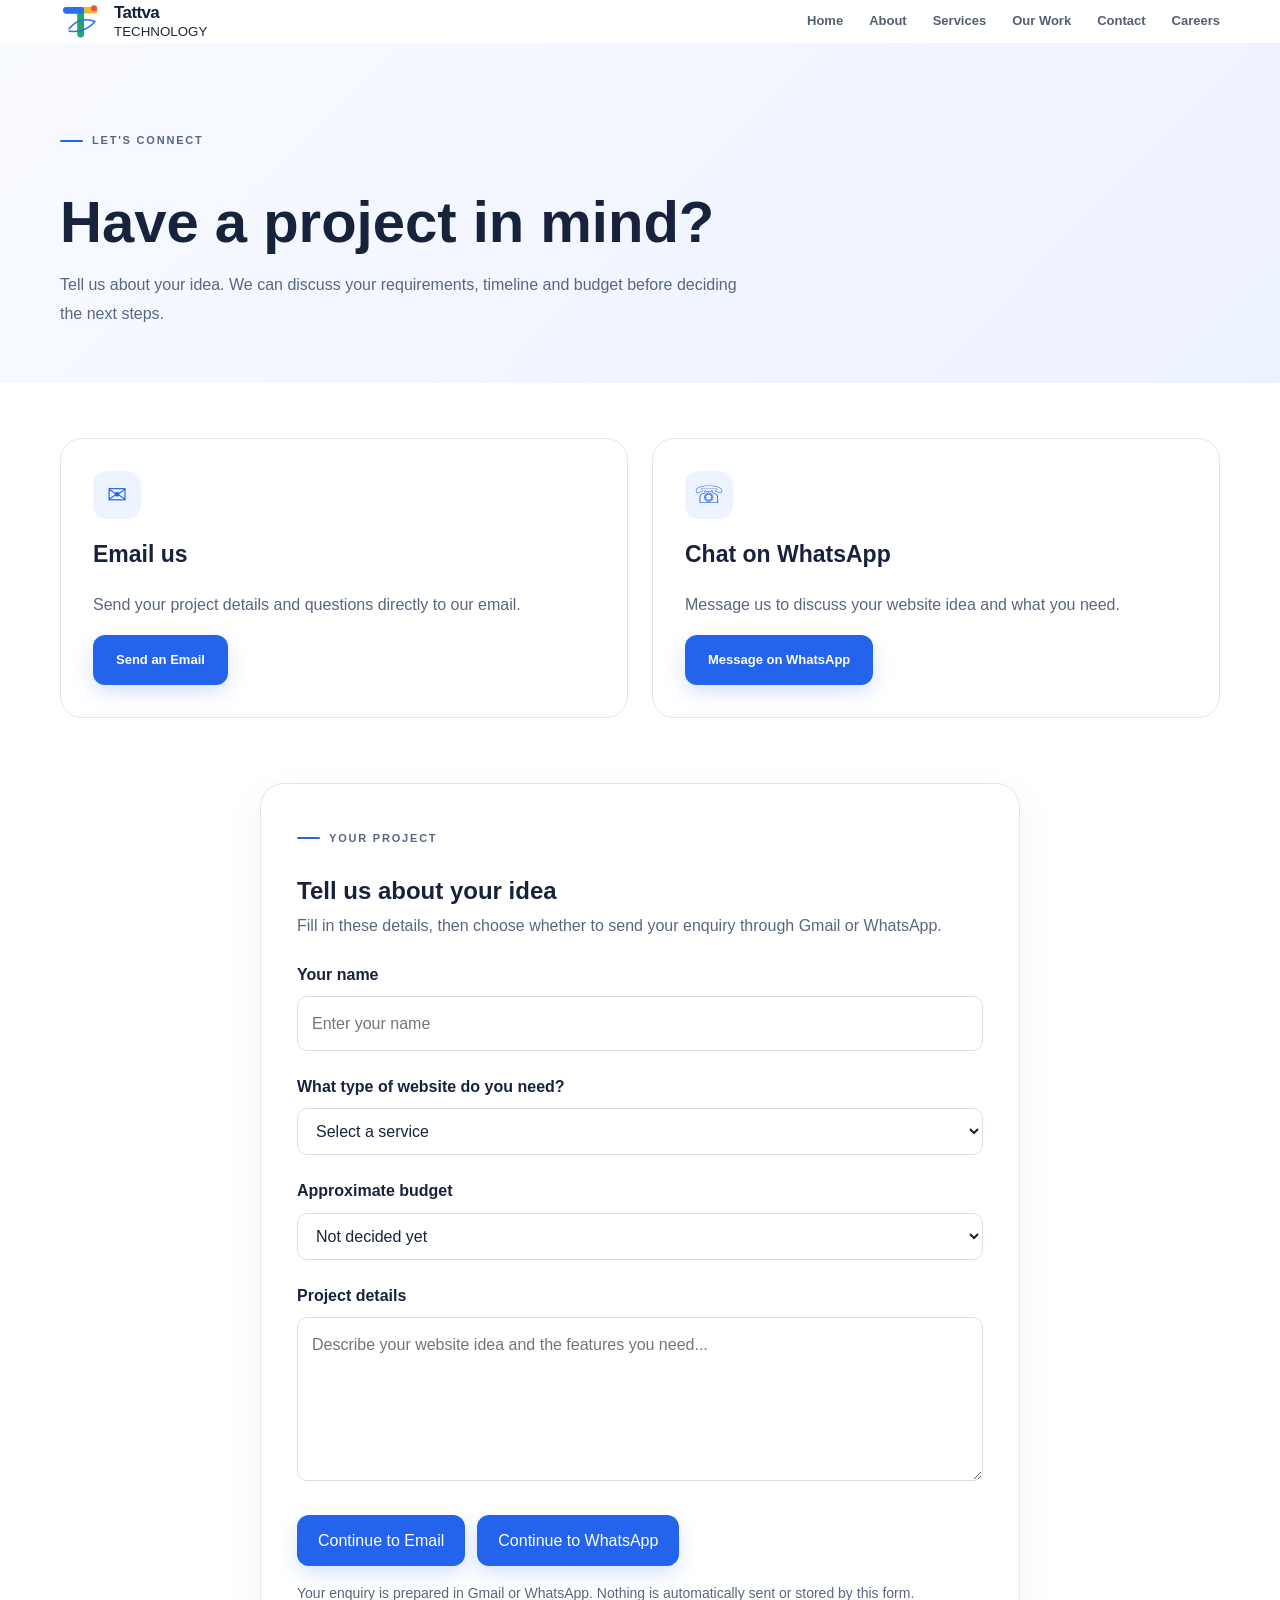
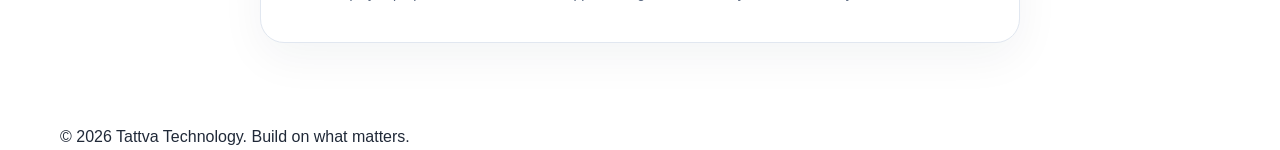
<file: contact.html>
<!DOCTYPE html>
<html lang="en">
<head>
  <meta charset="UTF-8">
  <meta name="viewport" content="width=device-width, initial-scale=1.0">

  <title>Contact Us | Tattva Technology</title>
  <meta name="description" content="Contact Tattva Technology to discuss your website design and development project.">

  <link rel="stylesheet" href="./css/style.css">

  <style>
    /* Contact page layout */
    .contact-hero {
      padding: 80px 0 55px;
      background: linear-gradient(135deg, #f8faff, #edf2ff);
    }

    .contact-hero h1 {
      max-width: 800px;
      margin: 16px 0;
      font-size: clamp(38px, 5vw, 58px);
      line-height: 1.12;
      color: #17233c;
    }

    .contact-hero p {
      max-width: 680px;
      color: #58677f;
      line-height: 1.8;
    }

    .contact-section {
      padding: 55px 0 80px;
    }

    .contact-options {
      display: grid;
      grid-template-columns: repeat(2, minmax(0, 1fr));
      gap: 24px;
      margin-bottom: 65px;
    }

    .contact-card {
      min-width: 0;
      padding: 32px;
      border: 1px solid #e1e7f0;
      border-radius: 22px;
      background: #fff;
      display: flex;
      flex-direction: column;
      align-items: flex-start;
      gap: 16px;
    }

    .contact-icon {
      display: grid;
      place-items: center;
      width: 48px;
      height: 48px;
      border-radius: 14px;
      background: #edf3ff;
      color: #245ff0;
      font-size: 24px;
    }

    .contact-card h2 {
      margin: 0;
      color: #17233c;
      font-size: 23px;
    }

    .contact-card p {
      margin: 0;
      color: #58677f;
      line-height: 1.8;
      overflow-wrap: anywhere;
    }

    .contact-card .button {
      display: inline-flex;
      width: auto;
      min-height: 48px;
      align-items: center;
      justify-content: center;
      padding: 13px 22px;
      text-align: center;
      text-decoration: none;
      white-space: normal;
      box-sizing: border-box;
    }

    .project-form {
      max-width: 760px;
      margin: 0 auto;
      padding: 36px;
      border: 1px solid #e1e7f0;
      border-radius: 24px;
      background: #fff;
      box-shadow: 0 15px 45px rgba(23, 35, 60, 0.05);
    }

    .project-form h2 {
      margin-top: 0;
      color: #17233c;
    }

    .project-form > p {
      color: #58677f;
      line-height: 1.7;
    }

    .contact-field {
      margin-top: 22px;
    }

    .contact-field label {
      display: block;
      margin-bottom: 8px;
      font-weight: 650;
      color: #17233c;
    }

    .contact-field input,
    .contact-field select,
    .contact-field textarea {
      width: 100%;
      box-sizing: border-box;
      padding: 13px 14px;
      border: 1px solid #d7deea;
      border-radius: 10px;
      background: #fff;
      color: #17233c;
      font: inherit;
    }

    .contact-field textarea {
      resize: vertical;
    }

    .form-actions {
      display: flex;
      flex-wrap: wrap;
      gap: 12px;
      margin-top: 26px;
    }

    .form-actions button {
      border: 0;
      cursor: pointer;
      font: inherit;
    }

    .form-note {
      margin-top: 16px;
      color: #66738a;
      font-size: 14px;
      line-height: 1.6;
    }

    @media (max-width: 680px) {
      .contact-hero {
        padding: 55px 0 35px;
      }

      .contact-options {
        grid-template-columns: minmax(0, 1fr);
        margin-bottom: 45px;
      }

      .contact-card,
      .project-form {
        padding: 24px;
      }
    }
  </style>
</head>

<body>

  <!-- Header -->
  <header class="site-header">
    <div class="container nav-container">

      <!-- Keep the same logo as index.html -->
     <a class="brand" href="#home" aria-label="Tattva Technology home">
        <svg class="logo" viewBox="0 0 100 100" aria-hidden="true">
          <path d="M15 24H80" stroke="#F4B52C" stroke-width="15" stroke-linecap="round"/>
          <path d="M48 24V79" stroke="#22A66A" stroke-width="16" stroke-linecap="round"/>
          <path d="M15 24H48" stroke="#2871E8" stroke-width="16" stroke-linecap="round"/>
          <path d="M21 67C38 44 64 42 81 50C67 68 42 77 21 72" fill="none" stroke="#2871E8" stroke-width="3.5" stroke-linecap="round"/>
          <circle cx="79" cy="19" r="7" fill="#ED5145"/>
        </svg>
        <span class="brand-text">
          <strong>Tattva</strong>
          <small>TECHNOLOGY</small>
        </span>
      </a>

      <nav class="nav-links" aria-label="Main navigation">
        <a href="./index.html">Home</a>
        <a href="./about.html">About</a>
        <a href="./services.html">Services</a>
        <a href="./index.html#work">Our Work</a>
        <a href="./contact.html" aria-current="page">Contact</a>
        <a href="./careers.html">Careers</a>
      </nav>

    </div>
  </header>

  <main>

    <!-- Page introduction -->
    <section class="contact-hero">
      <div class="container">
        <p class="eyebrow">LET'S CONNECT</p>
        <h1>Have a project in mind?</h1>
        <p>
          Tell us about your idea. We can discuss your requirements,
          timeline and budget before deciding the next steps.
        </p>
      </div>
    </section>

    <!-- Contact methods -->
    <section class="contact-section">
      <div class="container">

        <div class="contact-options">

          <article class="contact-card">
            <div class="contact-icon" aria-hidden="true">✉</div>
            <h2>Email us</h2>
            <p>
              Send your project details and questions directly to our email.
            </p>
           
<a
  class="button button-blue"
  href="https://mail.google.com/mail/?view=cm&fs=1&to=parshwap2009%40gmail.com&su=Website%20Project%20Enquiry"
  target="_blank"
  rel="noopener noreferrer">
  Send an Email
</a>

          </article>

          <article class="contact-card">
            <div class="contact-icon" aria-hidden="true">☏</div>
            <h2>Chat on WhatsApp</h2>
            <p>
              Message us to discuss your website idea and what you need.
            </p>
            <a
              class="button button-blue"
              href="https://wa.me/917498326316?text=Hello%20Tattva%20Technology%2C%20I%20am%20interested%20in%20a%20website."
              target="_blank"
              rel="noopener noreferrer">
              Message on WhatsApp
            </a>
          </article>

        </div>

        <!-- Project enquiry form -->
        <form class="project-form" id="projectForm">
          <p class="eyebrow">YOUR PROJECT</p>
          <h2>Tell us about your idea</h2>
          <p>
            Fill in these details, then choose whether to send your enquiry
            through Gmail or WhatsApp.
          </p>

          <div class="contact-field">
            <label for="clientName">Your name</label>
            <input
              id="clientName"
              name="clientName"
              type="text"
              placeholder="Enter your name"
              autocomplete="name"
              required>
          </div>

          <div class="contact-field">
            <label for="projectType">What type of website do you need?</label>
            <select id="projectType" name="projectType" required>
              <option value="">Select a service</option>
              <option>Business website</option>
              <option>Landing page</option>
              <option>Portfolio website</option>
              <option>Website redesign</option>
              <option>Online store</option>
              <option>Other project</option>
            </select>
          </div>

          <div class="contact-field">
            <label for="budget">Approximate budget</label>
            <select id="budget" name="budget">
              <option value="Not decided">Not decided yet</option>
              <option>Under ₹2,000</option>
              <option>₹2,000–₹5,000</option>
              <option>₹5,000–₹10,000</option>
              <option>₹10,000+</option>
            </select>
          </div>

          <div class="contact-field">
            <label for="projectDetails">Project details</label>
            <textarea
              id="projectDetails"
              name="projectDetails"
              rows="5"
              placeholder="Describe your website idea and the features you need..."
              required></textarea>
          </div>

          <div class="form-actions">
            <button class="button button-blue" type="submit">
              Continue to Email
            </button>

            <button class="button button-blue" type="button" id="sendWhatsApp">
              Continue to WhatsApp
            </button>
          </div>

          <p class="form-note">
            Your enquiry is prepared in Gmail or WhatsApp. Nothing is
            automatically sent or stored by this form.
          </p>
        </form>

      </div>
    </section>

  </main>

  <!-- Footer -->
  <footer class="site-footer">
    <div class="container">
      <p>
        © <span id="year">2026</span> Tattva Technology. Build on what matters.
      </p>
    </div>
  </footer>

  <script>
    // CONTACT SETTINGS
    const CONTACT_EMAIL = "parshwap2009@gmail.com";

    // Replace with your real WhatsApp number:
    // India country code 91 + your 10-digit number.
    // Do not include +, spaces, or dashes.
    const WHATSAPP_NUMBER = "917498326316";

    const form = document.getElementById("projectForm");

    function getEnquiryMessage() {
      const name = document.getElementById("clientName").value.trim();
      const service = document.getElementById("projectType").value;
      const budget = document.getElementById("budget").value;
      const details = document.getElementById("projectDetails").value.trim();

      return (
        "Website Project Enquiry\n\n" +
        "Name: " + name + "\n" +
        "Service: " + service + "\n" +
        "Budget: " + budget + "\n" +
        "Project details: " + details
      );
    }

    form.addEventListener("submit", function (event) {
      event.preventDefault();

      if (!form.reportValidity()) return;

      const subject = encodeURIComponent("Website Project Enquiry");
      const body = encodeURIComponent(getEnquiryMessage());

      const gmailUrl =
        "https://mail.google.com/mail/?view=cm&fs=1&to=" +
        encodeURIComponent(CONTACT_EMAIL) +
        "&su=" + subject +
        "&body=" + body;

      window.open(gmailUrl, "_blank", "noopener,noreferrer");
    });

    document.getElementById("sendWhatsApp").addEventListener("click", function () {
      if (!form.reportValidity()) return;

      if (WHATSAPP_NUMBER.includes("X")) {
        alert("Please add your real WhatsApp number in contact.html first.");
        return;
      }

      const message = encodeURIComponent(getEnquiryMessage());
      const whatsappUrl =
        "https://wa.me/" + WHATSAPP_NUMBER + "?text=" + message;

      window.open(whatsappUrl, "_blank", "noopener,noreferrer");
    });

    document.getElementById("year").textContent = new Date().getFullYear();
  </script>

</body>
</html>
</file>
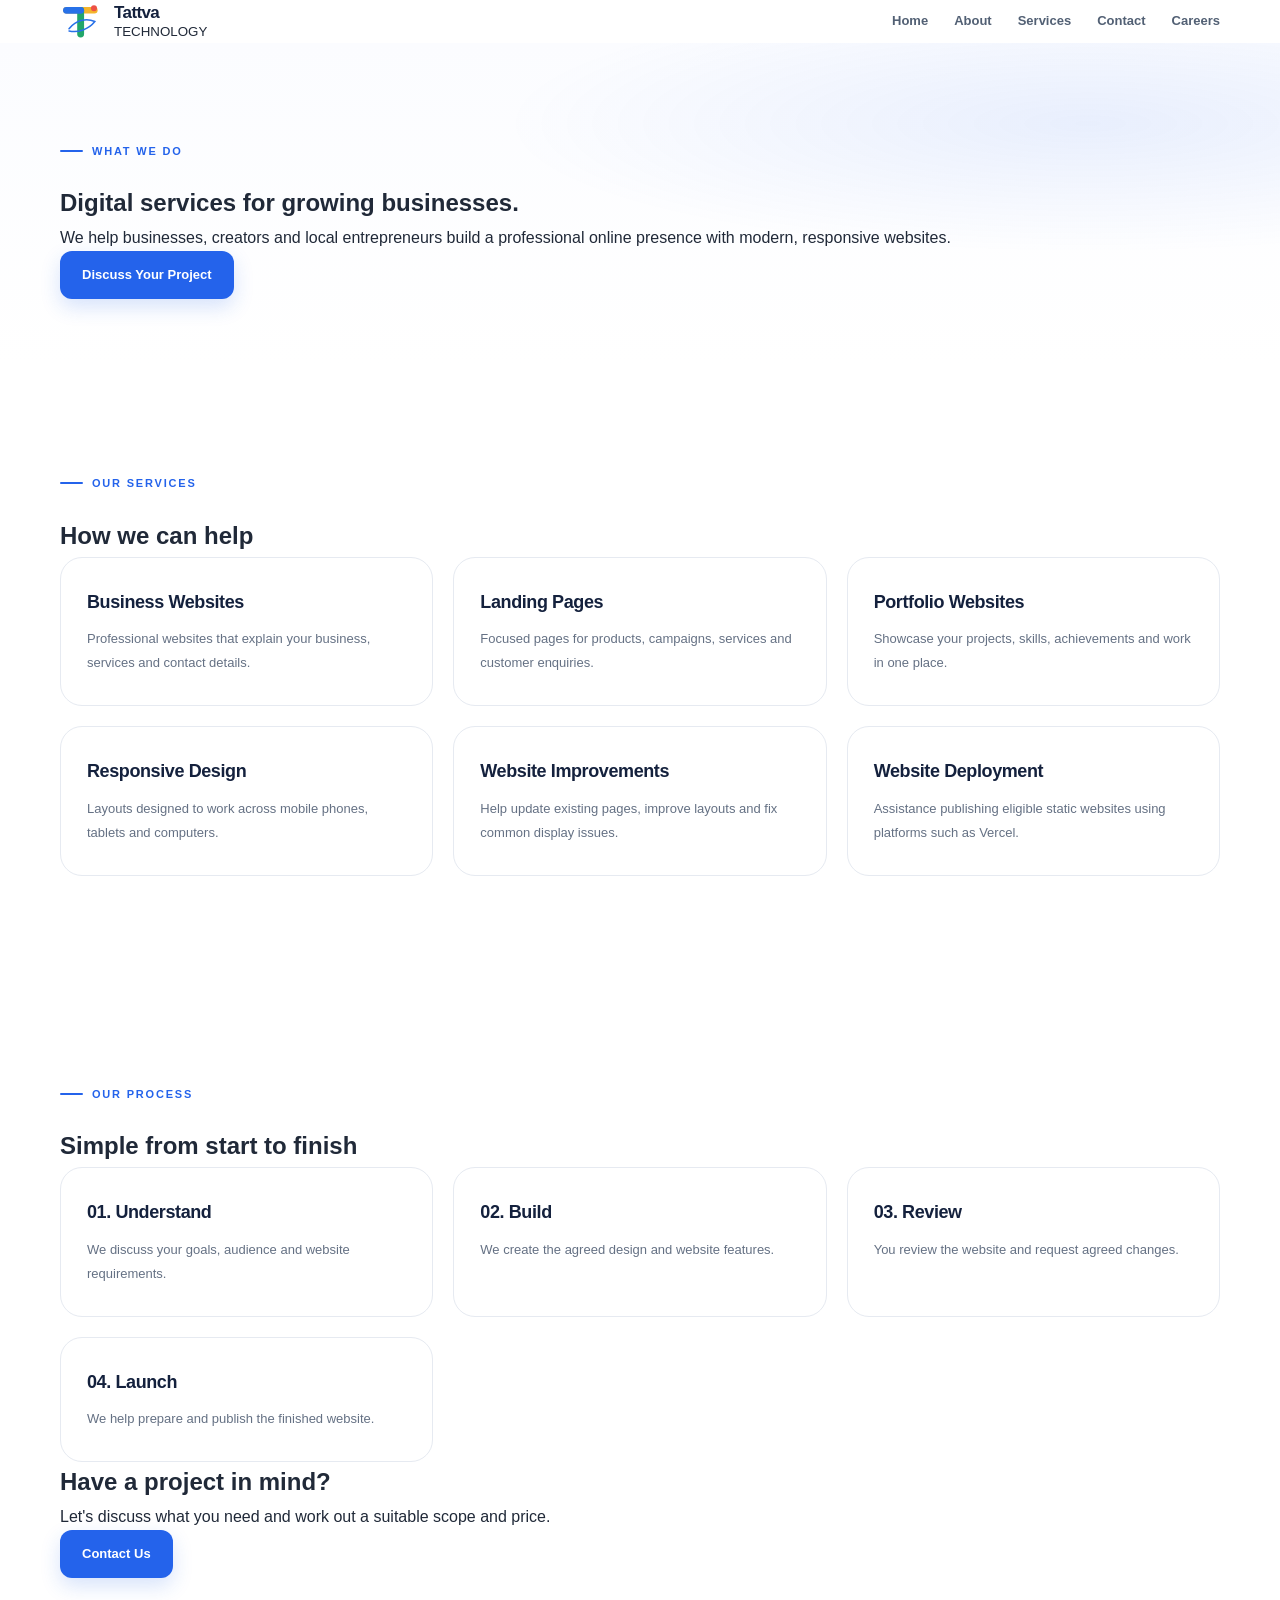
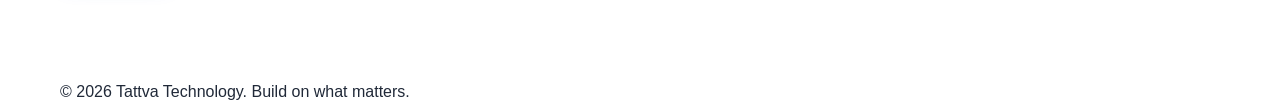
<file: services.html>
<!DOCTYPE html>
<html lang="en">
<head>
  <meta charset="UTF-8">
  <meta name="viewport" content="width=device-width, initial-scale=1.0">
  <title>Our Services | Tattva Technology</title>
  <meta name="description" content="Website design and development services by Tattva Technology.">
  <link rel="stylesheet" href="./css/style.css">
  <script defer src="https://cdn.vercel-insights.com/v1/script.js"></script>
</head>
<body>

  <header class="site-header">
    <div class="container nav-container">
     
<a class="brand" href="#home" aria-label="Tattva Technology home">
        <svg class="logo" viewBox="0 0 100 100" aria-hidden="true">
          <path d="M15 24H80" stroke="#F4B52C" stroke-width="15" stroke-linecap="round"/>
          <path d="M48 24V79" stroke="#22A66A" stroke-width="16" stroke-linecap="round"/>
          <path d="M15 24H48" stroke="#2871E8" stroke-width="16" stroke-linecap="round"/>
          <path d="M21 67C38 44 64 42 81 50C67 68 42 77 21 72" fill="none" stroke="#2871E8" stroke-width="3.5" stroke-linecap="round"/>
          <circle cx="79" cy="19" r="7" fill="#ED5145"/>
        </svg>
        <span class="brand-text">
          <strong>Tattva</strong>
          <small>TECHNOLOGY</small>
        </span>
      </a>



      <nav class="nav-links">
        <a href="./index.html">Home</a>
        <a href="./about.html">About</a>
        <a href="./services.html">Services</a>
        <a href="./contact.html">Contact</a>
        <a href="./careers.html">Careers</a>
      </nav>
    </div>
  </header>

  <main>
    <section class="hero">
      <div class="container">
        <p class="eyebrow">WHAT WE DO</p>
        <h1>Digital services for <span>growing businesses.</span></h1>
        <p>
          We help businesses, creators and local entrepreneurs build a
          professional online presence with modern, responsive websites.
        </p>
        <a class="button button-blue" href="./contact.html">Discuss Your Project</a>
      </div>
    </section>

    <section class="section">
      <div class="container">
        <p class="eyebrow">OUR SERVICES</p>
        <h2>How we can help</h2>

        <div class="service-grid">
          <article class="service-card">
            <h3>Business Websites</h3>
            <p>Professional websites that explain your business, services and contact details.</p>
          </article>

          <article class="service-card">
            <h3>Landing Pages</h3>
            <p>Focused pages for products, campaigns, services and customer enquiries.</p>
          </article>

          <article class="service-card">
            <h3>Portfolio Websites</h3>
            <p>Showcase your projects, skills, achievements and work in one place.</p>
          </article>

          <article class="service-card">
            <h3>Responsive Design</h3>
            <p>Layouts designed to work across mobile phones, tablets and computers.</p>
          </article>

          <article class="service-card">
            <h3>Website Improvements</h3>
            <p>Help update existing pages, improve layouts and fix common display issues.</p>
          </article>

          <article class="service-card">
            <h3>Website Deployment</h3>
            <p>Assistance publishing eligible static websites using platforms such as Vercel.</p>
          </article>
        </div>
      </div>
    </section>

    <section class="section section-alt">
      <div class="container">
        <p class="eyebrow">OUR PROCESS</p>
        <h2>Simple from start to finish</h2>

        <div class="service-grid">
          <article class="service-card">
            <h3>01. Understand</h3>
            <p>We discuss your goals, audience and website requirements.</p>
          </article>
          <article class="service-card">
            <h3>02. Build</h3>
            <p>We create the agreed design and website features.</p>
          </article>
          <article class="service-card">
            <h3>03. Review</h3>
            <p>You review the website and request agreed changes.</p>
          </article>
          <article class="service-card">
            <h3>04. Launch</h3>
            <p>We help prepare and publish the finished website.</p>
          </article>
        </div>

        <div class="section-cta">
          <h2>Have a project in mind?</h2>
          <p>Let's discuss what you need and work out a suitable scope and price.</p>
          <a class="button button-blue" href="./contact.html">Contact Us</a>
        </div>
      </div>
    </section>
  </main>

  <footer class="site-footer">
    <div class="container">
      <p>© 2026 Tattva Technology. Build on what matters.</p>
    </div>
  </footer>

</body>
</html>
</file>
<file: css/style.css>
/* =========================================
   TATTVA TECHNOLOGY
   Premium, responsive website styles
   ========================================= */

:root {
  --navy: #14213d;
  --blue: #2463eb;
  --blue-dark: #1747b8;
  --green: #159b66;
  --yellow: #fbbc05;
  --red: #ea4335;
  --ink: #202938;
  --muted: #657184;
  --light: #f6f8fc;
  --border: #e6eaf1;
  --white: #ffffff;
  --radius: 22px;
  --shadow: 0 18px 55px rgba(24, 42, 77, 0.09);
}

* {
  box-sizing: border-box;
  margin: 0;
  padding: 0;
}

html {
  scroll-behavior: smooth;
  scroll-padding-top: 90px;
}

body {
  font-family: Inter, "Segoe UI", Arial, sans-serif;
  color: var(--ink);
  background: var(--white);
  line-height: 1.7;
  -webkit-font-smoothing: antialiased;
}

body,
button,
a {
  -webkit-tap-highlight-color: transparent;
}

a {
  color: inherit;
  text-decoration: none;
}

button {
  font: inherit;
}

img,
svg {
  max-width: 100%;
}

.container {
  width: min(1160px, calc(100% - 48px));
  margin-inline: auto;
}

/* Header and navigation */

.header {
  position: sticky;
  top: 0;
  z-index: 100;
  background: rgba(255, 255, 255, 0.94);
  border-bottom: 1px solid rgba(230, 234, 241, 0.85);
  backdrop-filter: blur(16px);
}

.nav {
  min-height: 82px;
  display: flex;
  align-items: center;
  justify-content: space-between;
  gap: 24px;
}

.brand {
  display: inline-flex;
  align-items: center;
  gap: 11px;
  flex-shrink: 0;
}

.logo {
  width: 43px;
  height: 43px;
  display: block;
}

.brand-text {
  display: flex;
  flex-direction: column;
  line-height: 1.2;
}

.brand-text strong {
  font-size: 17px;
  font-weight: 750;
  letter-spacing: -0.6px;
  color: var(--navy);
}

.brand-text span {
  margin-top: 4px;
  font-size: 10px;
  letter-spacing: 2.1px;
  color: var(--muted);
  text-transform: uppercase;
}

.nav-links {
  display: flex;
  align-items: center;
  gap: 29px;
}

.nav-links a {
  font-size: 13px;
  font-weight: 600;
  color: #526074;
  transition: color 0.2s ease;
}

.nav-links a:hover {
  color: var(--blue);
}

.nav-links a.button {
  color: var(--white);
}

.menu-button {
  display: none;
  width: 44px;
  height: 44px;
  border: 1px solid var(--border);
  border-radius: 12px;
  background: var(--white);
  color: var(--navy);
  cursor: pointer;
  font-size: 24px;
}

/* Buttons */

.button {
  display: inline-flex;
  align-items: center;
  justify-content: center;
  gap: 9px;
  min-height: 48px;
  padding: 12px 21px;
  border: 1px solid transparent;
  border-radius: 12px;
  font-size: 13px;
  font-weight: 700;
  text-align: center;
  cursor: pointer;
  transition:
    transform 0.2s ease,
    background 0.2s ease,
    box-shadow 0.2s ease;
}

.button:hover {
  transform: translateY(-2px);
}

.button-blue {
  color: var(--white);
  background: var(--blue);
  box-shadow: 0 8px 20px rgba(36, 99, 235, 0.18);
}

.button-blue:hover {
  background: var(--blue-dark);
  box-shadow: 0 12px 26px rgba(36, 99, 235, 0.23);
}

.button-light {
  color: var(--navy);
  background: var(--white);
  border-color: var(--border);
}

.button-light:hover {
  border-color: #b8c8e8;
  background: #f9fbff;
}

/* Hero section */

.hero {
  position: relative;
  overflow: hidden;
  padding: 90px 0 66px;
  background:
    radial-gradient(
      ellipse at 85% 25%,
      rgba(36, 99, 235, 0.09),
      transparent 38%
    ),
    linear-gradient(180deg, #fbfcff 0%, #ffffff 100%);
}

.hero-grid {
  display: grid;
  grid-template-columns: 1.05fr 0.95fr;
  align-items: center;
  gap: 66px;
}

.hero-copy {
  max-width: 590px;
}

.eyebrow {
  display: inline-flex;
  align-items: center;
  gap: 9px;
  margin-bottom: 23px;
  color: var(--blue);
  font-size: 11px;
  font-weight: 800;
  letter-spacing: 1.8px;
  text-transform: uppercase;
}

.eyebrow::before {
  content: "";
  width: 23px;
  height: 2px;
  border-radius: 5px;
  background: var(--blue);
}

.hero-copy h1 {
  max-width: 650px;
  color: var(--navy);
  font-size: clamp(42px, 5.3vw, 69px);
  font-weight: 760;
  line-height: 1.08;
  letter-spacing: -3.5px;
}

.hero-copy h1 span {
  color: var(--blue);
}

.hero-copy > p {
  max-width: 500px;
  margin-top: 24px;
  color: var(--muted);
  font-size: 16px;
  line-height: 1.9;
}

.actions {
  display: flex;
  flex-wrap: wrap;
  gap: 13px;
  margin-top: 30px;
}

.hero-note {
  display: flex;
  align-items: center;
  gap: 10px;
  margin-top: 27px;
  color: #778295;
  font-size: 12px;
}

.hero-note::before {
  content: "✓";
  display: grid;
  place-items: center;
  width: 22px;
  height: 22px;
  border-radius: 50%;
  background: #e6f7ef;
  color: var(--green);
  font-weight: 800;
}

/* Abstract hero artwork */

.brand-art {
  position: relative;
  min-height: 420px;
  display: grid;
  place-items: center;
  isolation: isolate;
}

.brand-art::before {
  content: "";
  position: absolute;
  z-index: -2;
  width: 320px;
  height: 320px;
  border-radius: 50%;
  background: linear-gradient(
    145deg,
    rgba(36, 99, 235, 0.12),
    rgba(21, 155, 102, 0.07)
  );
  filter: blur(2px);
}

.art-ring {
  position: absolute;
  border: 1px solid rgba(36, 99, 235, 0.16);
  border-radius: 50%;
}

.ring-one {
  width: 380px;
  height: 380px;
}

.ring-two {
  width: 290px;
  height: 290px;
  border-color: rgba(21, 155, 102, 0.18);
}

.art-card {
  position: relative;
  z-index: 2;
  width: 245px;
  min-height: 245px;
  display: flex;
  flex-direction: column;
  align-items: center;
  justify-content: center;
  gap: 12px;
  padding: 30px;
  border: 1px solid rgba(255, 255, 255, 0.85);
  border-radius: 32px;
  background: rgba(255, 255, 255, 0.87);
  box-shadow: 0 28px 80px rgba(27, 49, 92, 0.15);
  backdrop-filter: blur(14px);
  transform: rotate(-3deg);
}

.large-logo {
  width: 110px;
  height: 110px;
}

.art-card strong {
  color: var(--navy);
  font-size: 21px;
  letter-spacing: -0.7px;
}

.art-card > span {
  color: var(--muted);
  font-size: 11px;
  letter-spacing: 1px;
  text-transform: uppercase;
}

.float-card {
  position: absolute;
  z-index: 3;
  display: flex;
  align-items: center;
  gap: 11px;
  padding: 13px 16px;
  border: 1px solid rgba(230, 234, 241, 0.9);
  border-radius: 15px;
  background: var(--white);
  box-shadow: 0 14px 35px rgba(27, 49, 92, 0.1);
}

.float-card strong {
  display: block;
  color: var(--navy);
  font-size: 12px;
}

.float-card small {
  display: block;
  margin-top: 2px;
  color: var(--muted);
  font-size: 10px;
}

.float-top {
  top: 47px;
  right: 0;
}

.float-bottom {
  bottom: 48px;
  left: 0;
}

.status-dot {
  width: 11px;
  height: 11px;
  flex-shrink: 0;
  border-radius: 50%;
  background: var(--green);
  box-shadow: 0 0 0 5px #e5f7ef;
}

/* Values strip */

.values {
  border-top: 1px solid var(--border);
  border-bottom: 1px solid var(--border);
  background: #fff;
}

.values-row {
  display: grid;
  grid-template-columns: repeat(3, 1fr);
  gap: 25px;
  padding: 27px 0;
}

.values-row > div {
  display: flex;
  align-items: center;
  justify-content: center;
  gap: 11px;
  color: var(--muted);
  font-size: 12px;
  font-weight: 600;
}

.values-row > div + div {
  border-left: 1px solid var(--border);
}

.values-row strong {
  color: var(--navy);
}

/* Shared section styles */

.section {
  padding: 100px 0;
}

.section-heading {
  max-width: 660px;
  margin: 0 auto 47px;
  text-align: center;
}

.section-heading .eyebrow {
  margin-bottom: 14px;
}

.section-heading h2 {
  color: var(--navy);
  font-size: clamp(30px, 4vw, 44px);
  line-height: 1.2;
  letter-spacing: -1.8px;
}

.section-heading > p {
  max-width: 560px;
  margin: 16px auto 0;
  color: var(--muted);
  font-size: 14px;
}

/* Services */

.service-grid {
  display: grid;
  grid-template-columns: repeat(3, minmax(0, 1fr));
  gap: 20px;
}

.service-card {
  padding: 29px 26px 30px;
  border: 1px solid var(--border);
  border-radius: var(--radius);
  background: var(--white);
  transition:
    transform 0.25s ease,
    box-shadow 0.25s ease,
    border-color 0.25s ease;
}

.service-card:hover {
  transform: translateY(-5px);
  border-color: #d5e0f7;
  box-shadow: var(--shadow);
}

.service-icon {
  width: 51px;
  height: 51px;
  display: grid;
  place-items: center;
  margin-bottom: 22px;
  border-radius: 15px;
  background: #edf3ff;
  color: var(--blue);
  font-size: 23px;
}

.service-card:nth-child(3n + 2) .service-icon {
  color: var(--green);
  background: #e8f8f0;
}

.service-card:nth-child(3n) .service-icon {
  color: #bb8700;
  background: #fff5d9;
}

.service-card h3 {
  margin-bottom: 10px;
  color: var(--navy);
  font-size: 18px;
  letter-spacing: -0.4px;
}

.service-card p {
  color: var(--muted);
  font-size: 13px;
  line-height: 1.85;
}

/* About section */

.about-section {
  background: var(--light);
}

.about-grid {
  display: grid;
  grid-template-columns: 0.9fr 1.1fr;
  align-items: center;
  gap: 75px;
}

.about-copy .eyebrow {
  margin-bottom: 15px;
}

.about-copy h2 {
  color: var(--navy);
  font-size: clamp(32px, 4vw, 47px);
  line-height: 1.18;
  letter-spacing: -2px;
}

.about-copy > p {
  margin-top: 19px;
  color: var(--muted);
  font-size: 14px;
}

.principle {
  display: flex;
  align-items: flex-start;
  gap: 15px;
  margin-top: 27px;
}

.principle > span {
  width: 38px;
  height: 38px;
  display: grid;
  place-items: center;
  flex-shrink: 0;
  border-radius: 12px;
  background: #e7efff;
  color: var(--blue);
  font-weight: 800;
}

.principle h3 {
  color: var(--navy);
  font-size: 14px;
}

.principle p {
  margin-top: 4px;
  color: var(--muted);
  font-size: 12px;
}

/* Portfolio / concept previews */

.work-grid {
  display: grid;
  grid-template-columns: repeat(3, minmax(0, 1fr));
  gap: 22px;
}

.work-card {
  overflow: hidden;
  border: 1px solid var(--border);
  border-radius: var(--radius);
  background: var(--white);
  transition: transform 0.25s ease, box-shadow 0.25s ease;
}

.work-card:hover {
  transform: translateY(-5px);
  box-shadow: var(--shadow);
}

.work-preview {
  min-height: 220px;
  display: grid;
  place-items: center;
  padding: 24px;
}

.preview-blue {
  background: #e9f0ff;
}

.preview-green {
  background: #e7f7ef;
}

.preview-gold {
  background: #fff3d6;
}

.mock-page {
  width: 100%;
  max-width: 270px;
  min-height: 150px;
  padding: 18px;
  border: 1px solid rgba(255, 255, 255, 0.8);
  border-radius: 13px;
  background: rgba(255, 255, 255, 0.94);
  box-shadow: 0 12px 28px rgba(30, 50, 90, 0.09);
}

.mock-page > span {
  display: block;
  width: 38%;
  height: 6px;
  margin-bottom: 13px;
  border-radius: 6px;
  background: #cbd7ed;
}

.mock-page > strong {
  display: block;
  max-width: 190px;
  color: var(--navy);
  font-size: 19px;
  line-height: 1.3;
}

.mock-page > p {
  margin-top: 8px;
  color: var(--muted);
  font-size: 10px;
}

.mock-page > div {
  width: 85px;
  height: 22px;
  margin-top: 16px;
  border-radius: 6px;
  background: var(--blue);
}

.preview-green .mock-page > div {
  background: var(--green);
}

.preview-gold .mock-page > div {
  background: #e7a900;
}

.work-copy {
  padding: 23px;
}

.work-copy h3 {
  color: var(--navy);
  font-size: 17px;
}

.work-copy p {
  margin-top: 8px;
  color: var(--muted);
  font-size: 12px;
  line-height: 1.8;
}

.disclaimer {
  margin-top: 23px;
  color: #778295;
  font-size: 11px;
  text-align: center;
}

/* Contact call-to-action */

.contact-section {
  padding: 20px 0 100px;
}

.contact-panel {
  position: relative;
  overflow: hidden;
  display: flex;
  align-items: center;
  justify-content: space-between;
  gap: 35px;
  padding: 52px;
  border-radius: 28px;
  background:
    radial-gradient(
      circle at 100% 0%,
      rgba(94, 143, 255, 0.25),
      transparent 38%
    ),
    linear-gradient(120deg, #14213d, #1d3768);
}

.contact-panel > div:first-child {
  max-width: 620px;
}

.contact-panel .eyebrow {
  color: #b8ceff;
  margin-bottom: 13px;
}

.contact-panel .eyebrow::before {
  background: #b8ceff;
}

.contact-panel h2 {
  color: var(--white);
  font-size: clamp(29px, 4vw, 42px);
  line-height: 1.2;
  letter-spacing: -1.5px;
}

.contact-panel p {
  margin-top: 14px;
  color: #d0d9eb;
  font-size: 13px;
}

.button-white {
  flex-shrink: 0;
  color: var(--navy);
  background: var(--white);
}

.button-white:hover {
  background: #eef3ff;
}

/* Footer */

.footer {
  padding: 32px 0 24px;
  border-top: 1px solid var(--border);
  background: #fff;
}

.footer-row {
  display: flex;
  align-items: center;
  justify-content: space-between;
  gap: 25px;
}

.footer-right {
  display: flex;
  flex-wrap: wrap;
  gap: 23px;
}

.footer-right a {
  color: var(--muted);
  font-size: 12px;
  font-weight: 600;
}

.footer-right a:hover {
  color: var(--blue);
}

.copyright {
  margin-top: 23px;
  padding-top: 20px;
  border-top: 1px solid var(--border);
  color: #8993a2;
  font-size: 11px;
  text-align: center;
}

/* Keyboard accessibility */

a:focus-visible,
button:focus-visible {
  outline: 3px solid rgba(36, 99, 235, 0.5);
  outline-offset: 4px;
}

/* Tablet */

@media (max-width: 900px) {
  .nav-links {
    gap: 17px;
  }

  .hero {
    padding-top: 68px;
  }

  .hero-grid {
    gap: 30px;
  }

  .hero-copy h1 {
    font-size: clamp(40px, 6vw, 57px);
    letter-spacing: -2.5px;
  }

  .brand-art {
    min-height: 360px;
  }

  .ring-one {
    width: 310px;
    height: 310px;
  }

  .ring-two {
    width: 240px;
    height: 240px;
  }

  .art-card {
    width: 210px;
    min-height: 210px;
  }

  .large-logo {
    width: 85px;
    height: 85px;
  }

  .service-grid,
  .work-grid {
    grid-template-columns: repeat(2, minmax(0, 1fr));
  }

  .about-grid {
    gap: 40px;
  }

  .contact-panel {
    padding: 38px;
  }
}

/* Mobile navigation and layout */

@media (max-width: 680px) {
  .container {
    width: min(100% - 34px, 520px);
  }

  .nav {
    min-height: 72px;
  }

  .brand {
    gap: 8px;
  }

  .logo {
    width: 38px;
    height: 38px;
  }

  .brand-text strong {
    font-size: 15px;
  }

  .brand-text span {
    font-size: 9px;
    letter-spacing: 1.5px;
  }

  .menu-button {
    display: grid;
    place-items: center;
  }

  .nav-links {
    position: absolute;
    top: calc(100% + 1px);
    left: 0;
    right: 0;
    display: none;
    align-items: stretch;
    gap: 0;
    padding: 10px 22px 20px;
    border-bottom: 1px solid var(--border);
    background: var(--white);
    box-shadow: 0 18px 24px rgba(24, 42, 77, 0.07);
  }

  .nav-links.open {
    display: flex;
    flex-direction: column;
  }

  .nav-links a {
    padding: 13px 3px;
    border-bottom: 1px solid #f0f2f7;
  }

  .nav-links a.button {
    margin-top: 12px;
    padding: 12px 18px;
    border-bottom: 0;
  }

  .hero {
    padding: 57px 0 48px;
  }

  .hero-grid {
    grid-template-columns: 1fr;
    gap: 28px;
  }

  .hero-copy h1 {
    font-size: clamp(40px, 11vw, 56px);
    letter-spacing: -2.5px;
  }

  .hero-copy > p {
    font-size: 14px;
  }

  .actions {
    gap: 10px;
  }

  .actions .button {
    flex: 1 1 auto;
  }

  .brand-art {
    min-height: 330px;
    margin-top: 5px;
  }

  .ring-one {
    width: 290px;
    height: 290px;
  }

  .ring-two {
    width: 225px;
    height: 225px;
  }

  .art-card {
    width: 190px;
    min-height: 190px;
    padding: 22px;
  }

  .large-logo {
    width: 76px;
    height: 76px;
  }

  .float-top {
    top: 25px;
    right: 0;
  }

  .float-bottom {
    bottom: 24px;
    left: 0;
  }

  .float-card {
    padding: 10px 12px;
  }

  .values-row {
    grid-template-columns: 1fr;
    gap: 0;
    padding: 8px 0;
  }

  .values-row > div {
    justify-content: flex-start;
    padding: 13px 3px;
  }

  .values-row > div + div {
    border-top: 1px solid var(--border);
    border-left: 0;
  }

  .section {
    padding: 70px 0;
  }

  .section-heading {
    margin-bottom: 32px;
    text-align: left;
  }

  .section-heading > p {
    margin-left: 0;
  }

  .service-grid,
  .work-grid {
    grid-template-columns: 1fr;
    gap: 15px;
  }

  .service-card {
    padding: 24px;
  }

  .service-icon {
    margin-bottom: 17px;
  }

  .about-grid {
    grid-template-columns: 1fr;
    gap: 25px;
  }

  .about-copy h2 {
    font-size: 36px;
  }

  .work-preview {
    min-height: 205px;
  }

  .contact-section {
    padding: 0 0 70px;
  }

  .contact-panel {
    align-items: flex-start;
    flex-direction: column;
    gap: 25px;
    padding: 30px 24px;
    border-radius: 22px;
  }

  .contact-panel h2 {
    font-size: 32px;
  }

  .footer-row {
    align-items: flex-start;
    flex-direction: column;
  }

  .footer-right {
    gap: 15px 22px;
  }
}

/* Small phones */

@media (max-width: 380px) {
  .container {
    width: calc(100% - 26px);
  }

  .brand-text strong {
    font-size: 14px;
  }

  .hero-copy h1 {
    font-size: 38px;
  }

  .actions {
    flex-direction: column;
  }

  .actions .button {
    width: 100%;
  }

  .brand-art {
    transform: scale(0.92);
    margin-inline: -12px;
  }
}

/* Respect reduced-motion settings */

@media (prefers-reduced-motion: reduce) {
  *,
  *::before,
  *::after {
    scroll-behavior: auto !important;
    transition-duration: 0.01ms !important;
    animation-duration: 0.01ms !important;
  }
}

/* Tattva Technology logo and header fix */
.site-header .nav-container {
  display: flex;
  align-items: center;
  justify-content: space-between;
  gap: 24px;
  flex-wrap: wrap;
}

.site-header .logo {
  display: inline-flex;
  align-items: center;
  gap: 10px;
  flex-shrink: 0;
  text-decoration: none;
  font-size: 21px;
  font-weight: 750;
  line-height: 1.2;
  color: #17233c;
}

.site-header .logo svg {
  display: block;
  flex-shrink: 0;
}

.site-header .nav-links {
  display: flex;
  align-items: center;
  justify-content: flex-end;
  gap: 26px;
}
.hero-actions {
  display: flex;
  align-items: center;
  flex-wrap: wrap;
  gap: 12px;
}

@media (max-width: 600px) {
  .hero-actions {
    align-items: stretch;
    gap: 10px;
  }

  .hero-actions .button {
    display: inline-flex;
    justify-content: center;
    align-items: center;
    max-width: 100%;
    box-sizing: border-box;
  }
}
</file>
